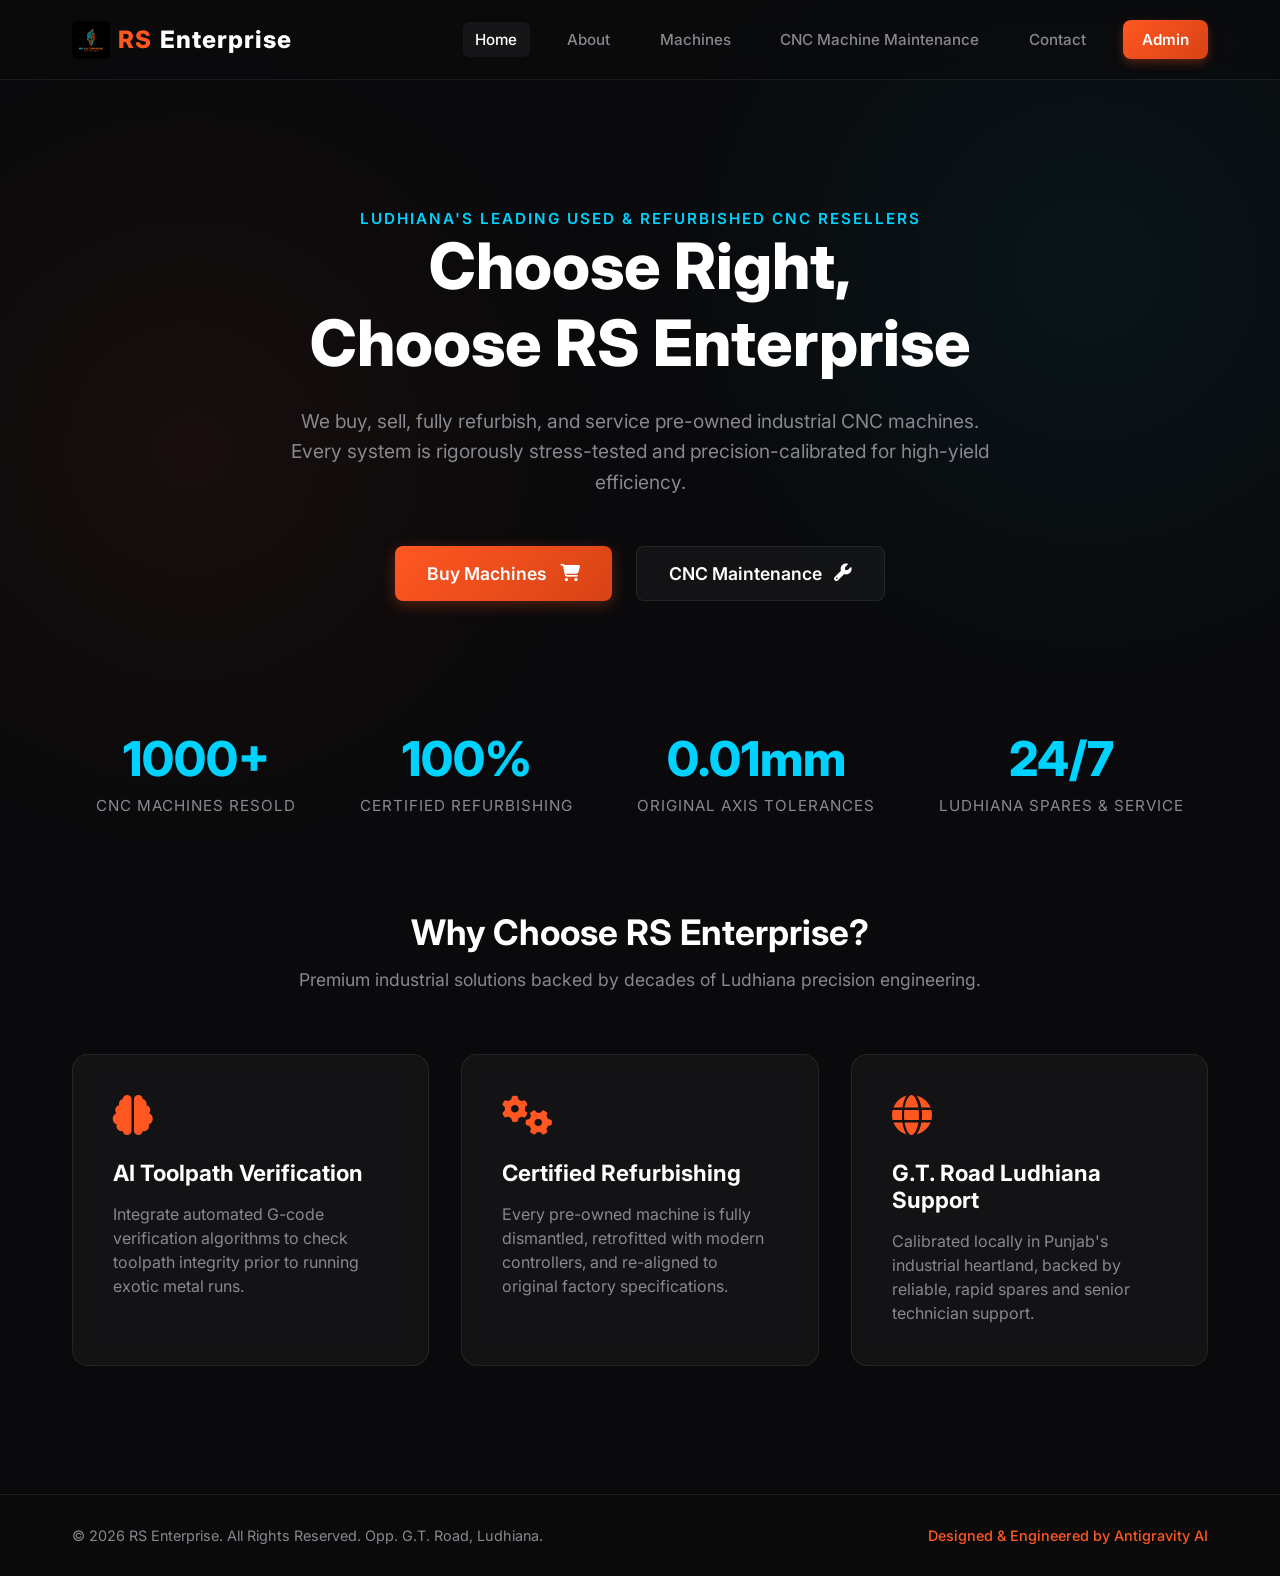
<file: client/index.html>
<!DOCTYPE html>
<html lang="en">
<head>
    <meta charset="UTF-8">
    <meta name="viewport" content="width=device-width, initial-scale=1.0">
    <title>RS Enterprise - Certified Pre-Owned & Refurbished CNC Machines</title>
    <link rel="stylesheet" href="styles.css">
    <link href="https://fonts.googleapis.com/css2?family=Inter:wght@300;400;600;800&display=swap" rel="stylesheet">
    <link rel="stylesheet" href="https://cdnjs.cloudflare.com/ajax/libs/font-awesome/6.4.0/css/all.min.css">
</head>
<body>
    <div class="mesh-background"></div>

    <!-- Navigation Header -->
    <header class="glass-navbar">
        <div class="nav-container">
            <a href="index.html" class="logo">
                <img src="rs_logo.png" alt="RS Enterprise Logo" style="height: 38px; border-radius: 6px;">
                <span class="logo-bold">RS</span> Enterprise
            </a>
            <nav class="nav-menu" id="nav-menu">
                <a href="index.html" class="nav-link active">Home</a>
                <a href="about.html" class="nav-link">About</a>
                <a href="machines.html" class="nav-link">Machines</a>
                <a href="maintenance.html" class="nav-link">CNC Machine Maintenance</a>
                <a href="contact.html" class="nav-link">Contact</a>
                <a href="login.html" class="nav-link btn-nav">Admin</a>
            </nav>
            <button class="nav-toggle" id="nav-toggle">
                <i class="fa-solid fa-bars"></i>
            </button>
        </div>
    </header>

    <!-- Main Container -->
    <main class="page-container">
        <!-- Hero Section -->
        <section class="hero-section">
            <span class="hero-tagline">Ludhiana's Leading Used & Refurbished CNC Resellers</span>
            <h1 class="hero-title">Choose Right,<br>Choose RS Enterprise</h1>
            <p class="hero-subtitle">We buy, sell, fully refurbish, and service pre-owned industrial CNC machines. Every system is rigorously stress-tested and precision-calibrated for high-yield efficiency.</p>
            <div class="hero-btns">
                <a href="machines.html" class="btn-primary">Buy Machines <i class="fa-solid fa-cart-shopping"></i></a>
                <a href="maintenance.html" class="btn-secondary">CNC Maintenance <i class="fa-solid fa-wrench"></i></a>
            </div>
        </section>

        <!-- Stats Counter -->
        <section class="stats-section">
            <div class="stat-item">
                <div class="stat-num">1000+</div>
                <div class="stat-label">CNC Machines Resold</div>
            </div>
            <div class="stat-item">
                <div class="stat-num">100%</div>
                <div class="stat-label">Certified Refurbishing</div>
            </div>
            <div class="stat-item">
                <div class="stat-num">0.01mm</div>
                <div class="stat-label">Original Axis Tolerances</div>
            </div>
            <div class="stat-item">
                <div class="stat-num">24/7</div>
                <div class="stat-label">Ludhiana Spares & Service</div>
            </div>
        </section>

        <!-- Dynamic Machines from Admin CMS (permanent until admin deletes) -->
        <section id="machines-section" style="margin-top: 6rem; display: none;">
            <div class="section-header">
                <h2 class="section-title">Our CNC Machines</h2>
                <p class="section-subtitle">Browse our latest inventory — added and managed by our engineering team.</p>
            </div>
            <div class="features-grid" id="public-machines-grid"></div>
        </section>

        <!-- Why Choose Us Grid -->
        <section style="margin-top: 6rem;">
            <div class="section-header">
                <h2 class="section-title">Why Choose RS Enterprise?</h2>
                <p class="section-subtitle">Premium industrial solutions backed by decades of Ludhiana precision engineering.</p>
            </div>
            <div class="features-grid">
                <div class="feature-card">
                    <i class="fa-solid fa-brain"></i>
                    <h3>AI Toolpath Verification</h3>
                    <p>Integrate automated G-code verification algorithms to check toolpath integrity prior to running exotic metal runs.</p>
                </div>
                <div class="feature-card">
                    <i class="fa-solid fa-gears"></i>
                    <h3>Certified Refurbishing</h3>
                    <p>Every pre-owned machine is fully dismantled, retrofitted with modern controllers, and re-aligned to original factory specifications.</p>
                </div>
                <div class="feature-card">
                    <i class="fa-solid fa-globe"></i>
                    <h3>G.T. Road Ludhiana Support</h3>
                    <p>Calibrated locally in Punjab's industrial heartland, backed by reliable, rapid spares and senior technician support.</p>
                </div>
            </div>
        </section>
    </main>

    <!-- Global Footer -->
    <footer class="glass-footer">
        <div class="footer-container">
            <p>&copy; 2026 RS Enterprise. All Rights Reserved. Opp. G.T. Road, Ludhiana.</p>
            <p class="designer">Designed & Engineered by Antigravity AI</p>
        </div>
    </footer>

    <script src="navbar.js"></script>
    <script>
        // Fetch machines from API and display on public homepage
        const API = window.location.hostname === 'localhost' || window.location.hostname === '127.0.0.1' ? 'http://localhost:8000' : 'https://rs-enterprise-api.onrender.com';
        const grid = document.getElementById('public-machines-grid');
        const section = document.getElementById('machines-section');

        fetch(`${API}/api/machines`)
            .then(r => r.json())
            .then(data => {
                if (data.status === 'success' && data.machines.length > 0) {
                    section.style.display = 'block';
                    grid.innerHTML = '';
                    data.machines.forEach(m => {
                        // Only show in-stock and special-order machines
                        if (m.stock_status === 'out_of_stock') return;

                        const hasImg = m.image_data && m.image_data.startsWith('data:');
                        const imgHtml = hasImg
                            ? `<img src="${m.image_data}" alt="${m.name}" style="width:100%;height:180px;object-fit:cover;border-radius:12px;margin-bottom:1rem;">`
                            : '';

                        const badgeClass = m.stock_status === 'in_stock' ? 'badge-instock' : 'badge-special';
                        const badgeText = m.stock_status === 'in_stock' ? 'In Stock' : 'Special Order';

                        const priceLinkHtml = `<a href="machines.html?inquire=${encodeURIComponent(m.name)}" style="color:#00e6f2; text-decoration:underline; font-weight:bold; display:inline-flex; align-items:center; gap:3px;">Inquire for Price <i class="fa-solid fa-arrow-right" style="font-size:0.65rem;"></i></a>`;

                        const card = document.createElement('div');
                        card.className = 'feature-card';
                        card.style.cssText = 'cursor:pointer; transition: all 0.3s ease;';
                        card.innerHTML = `
                            ${imgHtml}
                            <h3>${m.name} <span class="badge ${badgeClass}" style="font-size:0.7rem;vertical-align:middle;">${badgeText}</span></h3>
                            <p style="flex:1;">${m.description}</p>
                            <p style="color:var(--accent-blue);font-size:0.85rem;margin-top:0.8rem;font-weight:600;display:flex;align-items:center;flex-wrap:wrap;gap:6px;">
                                <span>${m.axis_config} · ${(m.spindle_speed_rpm||0).toLocaleString()} RPM</span>
                                <span>·</span>
                                ${priceLinkHtml}
                            </p>
                            <a href="machines.html?inquire=${encodeURIComponent(m.name)}" style="display:inline-flex;align-items:center;gap:6px;margin-top:1rem;padding:0.55rem 1.2rem;background:linear-gradient(135deg,#00e676,#00b0ff);color:#000;font-weight:700;font-size:0.85rem;border-radius:8px;text-decoration:none;transition:opacity 0.2s;" onmouseover="this.style.opacity='.85'" onmouseout="this.style.opacity='1'">
                                Inquire Now <i class="fa-solid fa-comments-dollar" style="font-size:0.8rem;"></i>
                            </a>
                        `;
                        grid.appendChild(card);
                    });
                    // If all were out of stock, hide section
                    if (grid.children.length === 0) section.style.display = 'none';
                }
            })
            .catch(() => {}); // Silent fail — static content still shows
    </script>
</body>
</html>
</file>
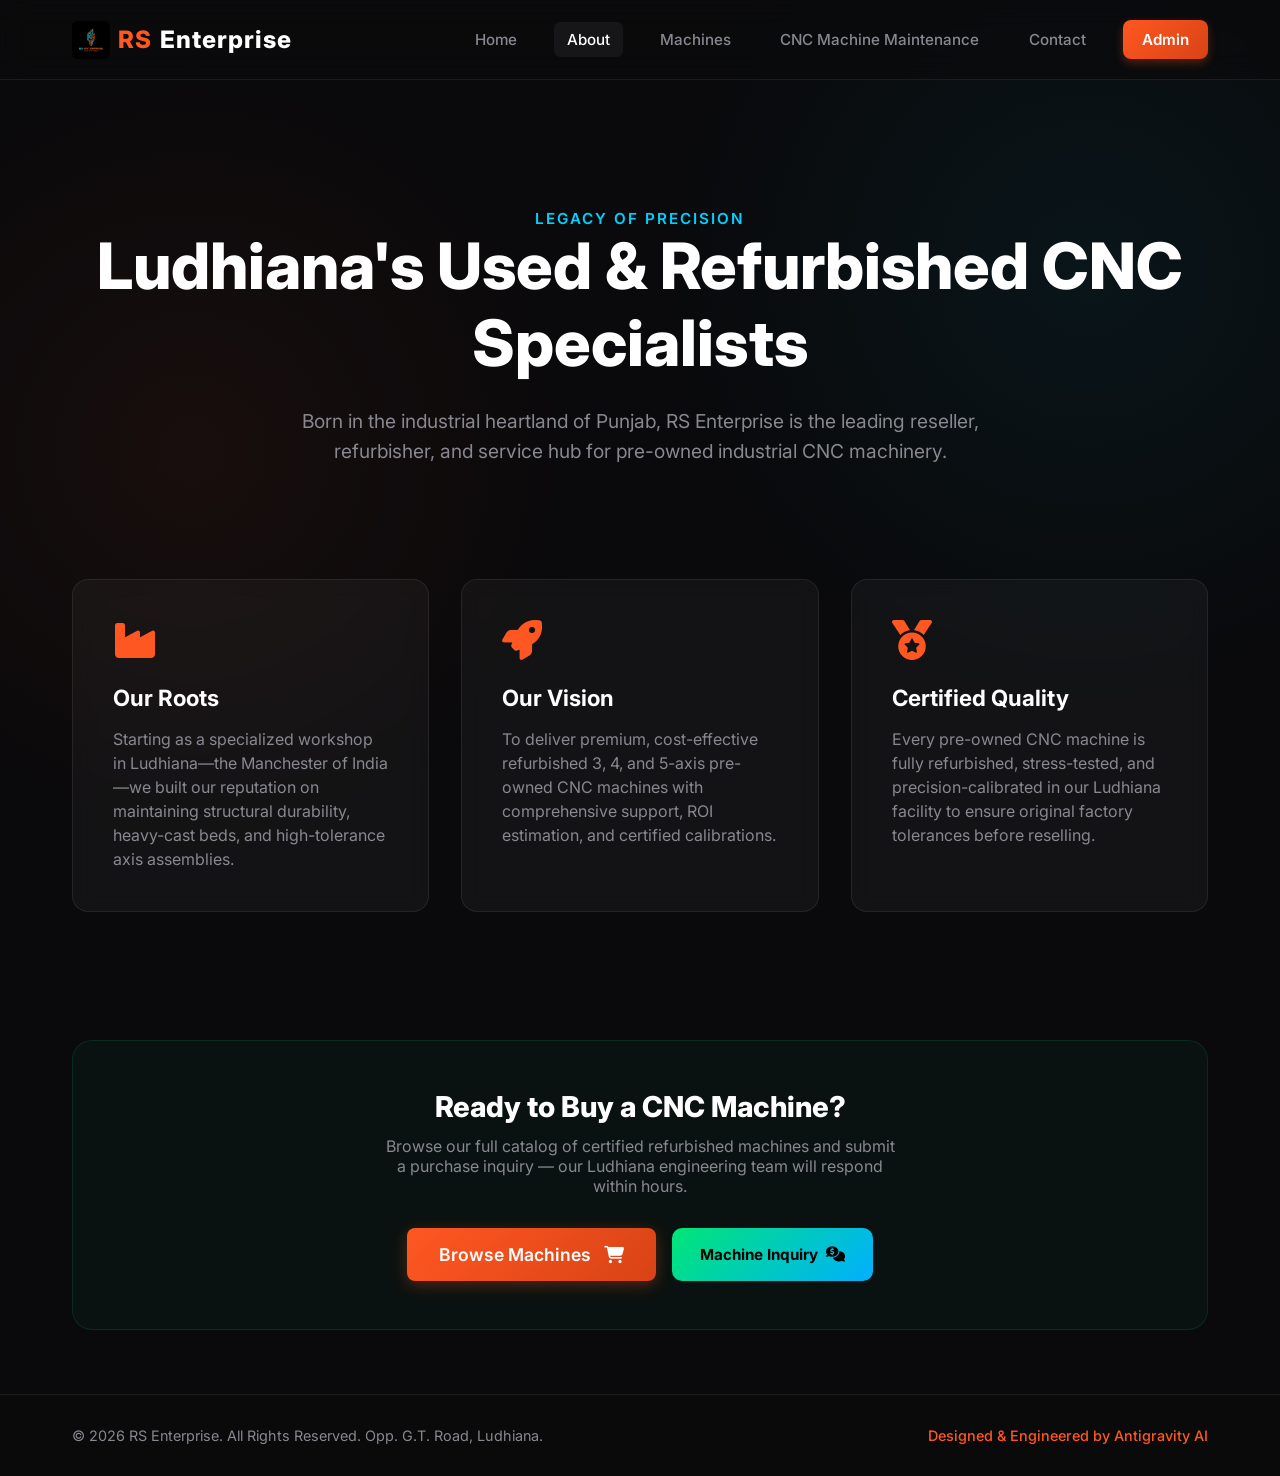
<file: client/about.html>
<!DOCTYPE html>
<html lang="en">
<head>
    <meta charset="UTF-8">
    <meta name="viewport" content="width=device-width, initial-scale=1.0">
    <title>About Us - RS Enterprise CNC</title>
    <link rel="stylesheet" href="styles.css">
    <link href="https://fonts.googleapis.com/css2?family=Inter:wght@300;400;600;800&display=swap" rel="stylesheet">
    <link rel="stylesheet" href="https://cdnjs.cloudflare.com/ajax/libs/font-awesome/6.4.0/css/all.min.css">
</head>
<body>
    <div class="mesh-background"></div>

    <!-- Navigation Header -->
    <header class="glass-navbar">
        <div class="nav-container">
            <a href="index.html" class="logo">
                <img src="rs_logo.png" alt="RS Enterprise Logo" style="height: 38px; border-radius: 6px;">
                <span class="logo-bold">RS</span> Enterprise
            </a>
            <nav class="nav-menu" id="nav-menu">
                <a href="index.html" class="nav-link">Home</a>
                <a href="about.html" class="nav-link active">About</a>
                <a href="machines.html" class="nav-link">Machines</a>
                <a href="maintenance.html" class="nav-link">CNC Machine Maintenance</a>
                <a href="contact.html" class="nav-link">Contact</a>
                <a href="login.html" class="nav-link btn-nav">Admin</a>
            </nav>
            <button class="nav-toggle" id="nav-toggle">
                <i class="fa-solid fa-bars"></i>
            </button>
        </div>
    </header>

    <!-- Main Container -->
    <main class="page-container">
        <section class="hero-section" style="padding-bottom: 2rem;">
            <span class="hero-tagline">Legacy of Precision</span>
            <h1 class="hero-title">Ludhiana's Used & Refurbished CNC Specialists</h1>
            <p class="hero-subtitle">Born in the industrial heartland of Punjab, RS Enterprise is the leading reseller, refurbisher, and service hub for pre-owned industrial CNC machinery.</p>
        </section>

        <!-- Legacy Cards Grid -->
        <div class="features-grid" style="margin-top: 2rem;">
            <div class="feature-card">
                <i class="fa-solid fa-industry"></i>
                <h3>Our Roots</h3>
                <p>Starting as a specialized workshop in Ludhiana—the Manchester of India—we built our reputation on maintaining structural durability, heavy-cast beds, and high-tolerance axis assemblies.</p>
            </div>
            <div class="feature-card">
                <i class="fa-solid fa-rocket"></i>
                <h3>Our Vision</h3>
                <p>To deliver premium, cost-effective refurbished 3, 4, and 5-axis pre-owned CNC machines with comprehensive support, ROI estimation, and certified calibrations.</p>
            </div>
            <div class="feature-card">
                <i class="fa-solid fa-medal"></i>
                <h3>Certified Quality</h3>
                <p>Every pre-owned CNC machine is fully refurbished, stress-tested, and precision-calibrated in our Ludhiana facility to ensure original factory tolerances before reselling.</p>
            </div>
        </div>

        <!-- Inquiry CTA Banner -->
        <section style="margin-top: 4rem; text-align: center; padding: 3rem 2rem; background: rgba(0,230,118,0.04); border: 1px solid rgba(0,230,118,0.12); border-radius: 20px;">
            <h2 style="color: #fff; font-size: 1.8rem; font-weight: 800; margin-bottom: 0.75rem;">Ready to Buy a CNC Machine?</h2>
            <p style="color: var(--text-muted); font-size: 1rem; margin-bottom: 2rem; max-width: 520px; margin-left: auto; margin-right: auto;">Browse our full catalog of certified refurbished machines and submit a purchase inquiry — our Ludhiana engineering team will respond within hours.</p>
            <div style="display: flex; gap: 1rem; justify-content: center; flex-wrap: wrap;">
                <a href="machines.html" class="btn-primary">Browse Machines <i class="fa-solid fa-cart-shopping"></i></a>
                <a href="machines.html#inquiry" style="display:inline-flex;align-items:center;gap:8px;padding:0.75rem 1.75rem;background:linear-gradient(135deg,#00e676,#00b0ff);color:#000;font-weight:700;font-size:0.95rem;border-radius:10px;text-decoration:none;">Machine Inquiry <i class="fa-solid fa-comments-dollar"></i></a>
            </div>
        </section>
    </main>

    <!-- Global Footer -->
    <footer class="glass-footer">
        <div class="footer-container">
            <p>&copy; 2026 RS Enterprise. All Rights Reserved. Opp. G.T. Road, Ludhiana.</p>
            <p class="designer">Designed & Engineered by Antigravity AI</p>
        </div>
    </footer>

    <script src="navbar.js"></script>
</body>
</html>
</file>
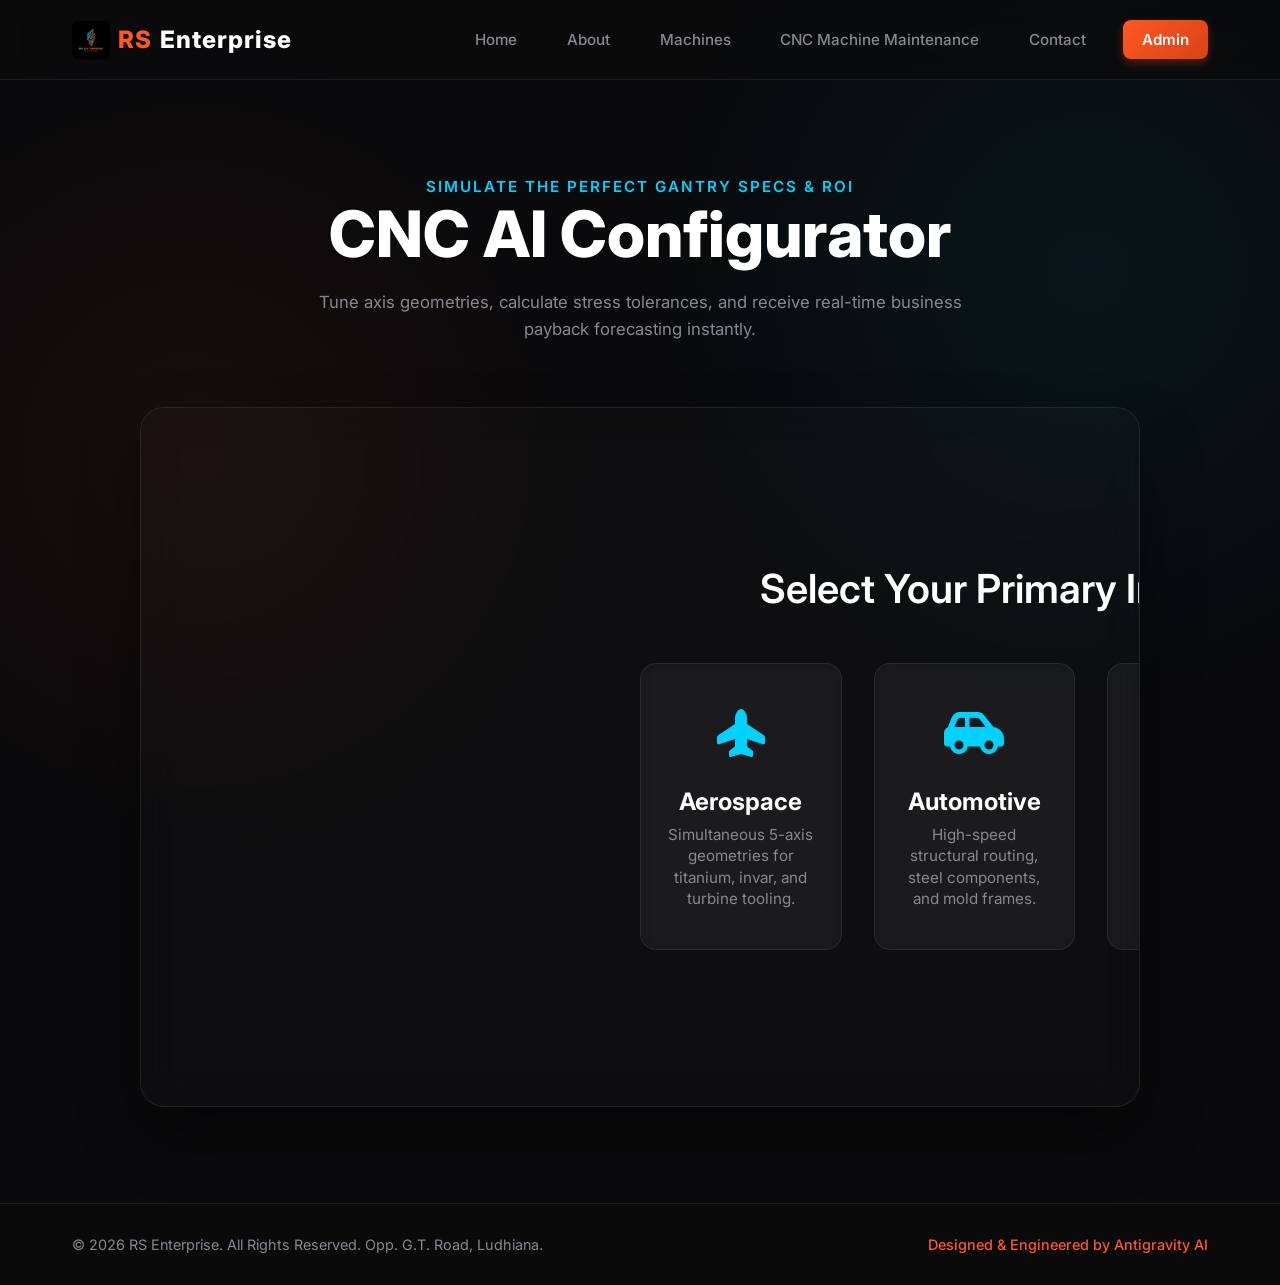
<file: client/configurator.html>
<!DOCTYPE html>
<html lang="en">
<head>
    <meta charset="UTF-8">
    <meta name="viewport" content="width=device-width, initial-scale=1.0">
    <title>AI CNC Configurator - RS Enterprise CNC</title>
    <link rel="stylesheet" href="styles.css">
    <link href="https://fonts.googleapis.com/css2?family=Inter:wght@300;400;600;800&display=swap" rel="stylesheet">
    <link rel="stylesheet" href="https://cdnjs.cloudflare.com/ajax/libs/font-awesome/6.4.0/css/all.min.css">
    <style>
        /* Immersive Configurator Custom Aesthetics */
        .app-container {
            position: relative;
            min-height: 700px;
            margin: 2rem auto;
            background: rgba(255, 255, 255, 0.02);
            border: 1px solid var(--glass-border);
            border-radius: 24px;
            padding: 3rem;
            backdrop-filter: blur(20px);
            -webkit-backdrop-filter: blur(20px);
            box-shadow: 0 30px 60px rgba(0, 0, 0, 0.4);
            overflow: hidden;
            display: flex;
            align-items: center;
            justify-content: center;
        }

        .wizard-step {
            position: absolute;
            width: calc(100% - 6rem);
            transition: all 0.6s cubic-bezier(0.16, 1, 0.3, 1);
            opacity: 0;
            pointer-events: none;
            visibility: hidden;
            transform: translateY(30px);
        }

        .wizard-step.active {
            opacity: 1;
            pointer-events: auto;
            visibility: visible;
            transform: translateY(0);
            position: relative;
            width: 100%;
        }

        .wizard-step.exit-up {
            opacity: 0;
            transform: translateY(-30px);
            pointer-events: none;
            visibility: hidden;
            position: absolute;
        }

        /* 3D Digital Twin SVG Animation */
        .digital-twin-container {
            width: 100%;
            height: 380px;
            background: rgba(0, 0, 0, 0.2);
            border: 1px solid var(--glass-border);
            border-radius: 16px;
            display: flex;
            align-items: center;
            justify-content: center;
            position: relative;
            overflow: hidden;
        }

        .digital-twin-svg {
            width: 100%;
            height: 100%;
            max-height: 340px;
        }

        /* Hologram scanning effect */
        .holo-scan-line {
            stroke: #00d2ff;
            stroke-width: 1.5;
            stroke-dasharray: 5, 5;
            animation: scanning 4s linear infinite;
        }

        @keyframes scanning {
            0% { transform: translateY(-50px); opacity: 0; }
            10% { opacity: 0.8; }
            90% { opacity: 0.8; }
            100% { transform: translateY(280px); opacity: 0; }
        }

        .spindle-rotate {
            transform-origin: 250px 180px;
            animation: spinning 2s linear infinite;
        }

        @keyframes spinning {
            0% { transform: rotate(0deg); }
            100% { transform: rotate(360deg); }
        }

        /* Ambient glowing dots */
        .glow-node {
            fill: #ff5722;
            animation: pulse-dot 1.5s ease-in-out infinite alternate;
        }

        @keyframes pulse-dot {
            0% { r: 3; opacity: 0.4; }
            100% { r: 6; opacity: 1; filter: drop-shadow(0 0 4px #ff5722); }
        }

        /* Loader & Simulation Screen styles */
        .loader-wrapper {
            text-align: center;
            padding: 3rem;
        }

        .loader-icon {
            font-size: 4rem;
            color: var(--accent-orange);
            margin-bottom: 2rem;
            animation: rotate-loader 2s linear infinite;
        }

        @keyframes rotate-loader {
            100% { transform: rotate(360deg); }
        }

        /* Form elements spacing adjustments */
        .b2b-form-section {
            border-top: 1px solid var(--glass-border);
            padding-top: 2rem;
            margin-top: 2rem;
        }

        .b2b-form-title {
            color: var(--accent-orange);
            font-size: 1.1rem;
            margin-bottom: 1.5rem;
            text-transform: uppercase;
            letter-spacing: 1px;
            display: flex;
            align-items: center;
            gap: 8px;
        }
    </style>
</head>
<body>
    <div class="mesh-background"></div>

    <!-- Navigation Header -->
    <header class="glass-navbar">
        <div class="nav-container">
            <a href="index.html" class="logo">
                <img src="rs_logo.png" alt="RS Enterprise Logo" style="height: 38px; border-radius: 6px;">
                <span class="logo-bold">RS</span> Enterprise
            </a>
            <nav class="nav-menu" id="nav-menu">
                <a href="index.html" class="nav-link">Home</a>
                <a href="about.html" class="nav-link">About</a>
                <a href="machines.html" class="nav-link">Machines</a>
                <a href="maintenance.html" class="nav-link">CNC Machine Maintenance</a>
                <a href="contact.html" class="nav-link">Contact</a>
                <a href="login.html" class="nav-link btn-nav">Admin</a>
            </nav>
            <button class="nav-toggle" id="nav-toggle">
                <i class="fa-solid fa-bars"></i>
            </button>
        </div>
    </header>

    <main class="page-container" style="max-width: 1100px;">
        <section class="hero-section" style="padding-top: 2rem; padding-bottom: 0;">
            <span class="hero-tagline">Simulate the Perfect Gantry Specs & ROI</span>
            <h1 class="hero-title" style="margin-bottom: 1rem;">CNC AI Configurator</h1>
            <p class="hero-subtitle" style="font-size: 1.05rem; margin-bottom: 2rem;">Tune axis geometries, calculate stress tolerances, and receive real-time business payback forecasting instantly.</p>
        </section>

        <!-- WIZARD APP CONTAINER -->
        <div class="app-container">

            <!-- STEP 1: Industry Vertical Selection -->
            <div class="wizard-step active" id="step-industry">
                <h2 class="headline">Select Your Primary <span>Industry Vertical</span></h2>
                <div class="card-grid">
                    <div class="industry-card" data-industry="Aerospace & Defense">
                        <div class="icon"><i class="fa-solid fa-plane-up"></i></div>
                        <h2>Aerospace</h2>
                        <p>Simultaneous 5-axis geometries for titanium, invar, and turbine tooling.</p>
                    </div>
                    <div class="industry-card" data-industry="Automotive & Transport">
                        <div class="icon"><i class="fa-solid fa-car-side"></i></div>
                        <h2>Automotive</h2>
                        <p>High-speed structural routing, steel components, and mold frames.</p>
                    </div>
                    <div class="industry-card" data-industry="Precision Medical">
                        <div class="icon"><i class="fa-solid fa-microchip"></i></div>
                        <h2>Medical</h2>
                        <p>Micro-tolerances under 0.005mm for cobalt-chrome surgical implants.</p>
                    </div>
                    <div class="industry-card" data-industry="General Tool & Die">
                        <div class="icon"><i class="fa-solid fa-screwdriver-wrench"></i></div>
                        <h2>Mold & Die</h2>
                        <p>High-rigidity spindles for mold cavities, heavy casting machining.</p>
                    </div>
                </div>
            </div>

            <!-- STEP 2: Workpiece Material & Kinematic Axes -->
            <div class="wizard-step hidden" id="step-material">
                <h2 class="headline">Define Spindle <span>Kinematics & Materials</span></h2>
                <div class="input-group">
                    <label for="material-select"><i class="fa-solid fa-cubes"></i> Primary Workpiece Material</label>
                    <select id="material-select" class="glass-input">
                        <option value="" disabled selected>Select stock alloy...</option>
                        <option value="Aluminum 6061 / 7075">Aluminum Alloys (6061 / 7075)</option>
                        <option value="Titanium Grade 5 (Ti-6Al-4V)">Titanium Alloys (Grade 5)</option>
                        <option value="Tool Steel (P20 / H13)">Hardened Tool Steel (P20 / H13)</option>
                        <option value="Brass / Copper Alloys">Copper & Brass Alloys</option>
                        <option value="Composite & Technical Plastics">Composites & Carbon Fiber</option>
                    </select>
                </div>

                <div class="input-group">
                    <label><i class="fa-solid fa-dharmachakra"></i> Required Kinematic Axes</label>
                    <div class="toggle-group">
                        <button type="button" class="axis-toggle" data-axes="3">3-Axis Standard<br><span style="font-size:0.75rem; opacity:0.8; font-weight:300;">(Linear X/Y/Z)</span></button>
                        <button type="button" class="axis-toggle" data-axes="4">4-Axis Rotary<br><span style="font-size:0.75rem; opacity:0.8; font-weight:300;">(Index/Continuous A)</span></button>
                        <button type="button" class="axis-toggle" data-axes="5">5-Axis Simultaneous<br><span style="font-size:0.75rem; opacity:0.8; font-weight:300;">(Trunnion B/C)</span></button>
                    </div>
                </div>

                <button type="button" id="btn-next-material" class="btn-primary" style="border:none; width:100%; justify-content:center; cursor:pointer; margin-top:2rem;">Configure Gantry Footprint & Constraints <i class="fa-solid fa-arrow-right"></i></button>
            </div>

            <!-- STEP 3: Dimensional Constraints & B2B Profile Form -->
            <div class="wizard-step hidden" id="step-constraints">
                <h2 class="headline">Dimensional <span>Constraints & B2B Profile</span></h2>
                
                <div class="input-group">
                    <div style="display:flex; justify-content:space-between; margin-bottom:1rem; align-items:center;">
                        <label for="footprint-slider" style="margin:0;"><i class="fa-solid fa-maximize"></i> Max Floor Footprint</label>
                        <span style="font-weight:bold; color:var(--accent-blue); font-size:1.1rem;"><span id="footprint-val">150</span> sq ft</span>
                    </div>
                    <input type="range" id="footprint-slider" class="glass-slider" min="50" max="400" value="150" style="cursor:pointer; width:100%;">
                    <div class="microcopy">Sets structural limits for gantry travel. Small footprints optimize tool rigidity.</div>
                </div>

                <div class="input-group">
                    <label for="cycle-time-input"><i class="fa-solid fa-stopwatch"></i> Target Cycle Time Constraint (Minutes)</label>
                    <input type="number" id="cycle-time-input" class="glass-input" min="1" max="120" value="12" required>
                    <div class="microcopy">Critical target time for full G-code toolpath run. Simulates spindle torque needs.</div>
                </div>

                <!-- NEW: Integrated B2B Company Details Profile Form -->
                <div class="input-group b2b-form-section">
                    <h3 class="b2b-form-title"><i class="fa-solid fa-building-circle-arrow-right"></i> B2B Corporate Handoff Details</h3>
                    <div class="form-row">
                        <div class="form-group">
                            <label for="company-name" style="font-size:0.85rem; margin-bottom:0.4rem;">Company Name</label>
                            <input type="text" id="company-name" class="glass-input" placeholder="e.g., Ludhiana Gears Ltd." required>
                        </div>
                        <div class="form-group">
                            <label for="contact-name" style="font-size:0.85rem; margin-bottom:0.4rem;">Contact Person</label>
                            <input type="text" id="contact-name" class="glass-input" placeholder="e.g., Jashan Sohal" required>
                        </div>
                    </div>
                    <div class="form-row">
                        <div class="form-group">
                            <label for="contact-email" style="font-size:0.85rem; margin-bottom:0.4rem;">Contact Email</label>
                            <input type="email" id="contact-email" class="glass-input" placeholder="name@company.com" required>
                        </div>
                        <div class="form-group">
                            <label for="contact-phone" style="font-size:0.85rem; margin-bottom:0.4rem;">Contact Phone</label>
                            <input type="tel" id="contact-phone" class="glass-input" placeholder="+91 98765-43210" required>
                        </div>
                    </div>
                </div>

                <button type="button" id="btn-analyze" class="btn-primary" style="border:none; width:100%; justify-content:center; cursor:pointer; margin-top:2rem;">
                    Run G-Code & Spindle Simulation <i class="fa-solid fa-microchip" style="margin-left:6px;"></i>
                </button>
            </div>

            <!-- STEP 4: Loader & Scanning holographic G-code -->
            <div class="wizard-step hidden" id="step-loading">
                <div class="loader-wrapper">
                    <i class="fa-solid fa-circle-notch loader-icon"></i>
                    <h2 style="font-size:1.8rem; margin-bottom:1rem;">Tuning Spindle & Travel Geometries</h2>
                    <p style="color:var(--text-muted); max-width:500px; margin:0 auto 2rem auto; font-size:0.95rem;">Analyzing axis stress vectors, calculating feed rate optimization ratios, and generating dynamic B2B ROI report...</p>
                    <div class="scanner"></div>
                    
                    <div class="skeleton-grid">
                        <div class="skeleton-box s-large"></div>
                        <div class="skeleton-col">
                            <div class="skeleton-box s-small"></div>
                            <div class="skeleton-box s-small"></div>
                        </div>
                    </div>
                </div>
            </div>

            <!-- STEP 5: Final Simulation Dashboard Morph -->
            <div class="wizard-step hidden" id="step-dashboard">
                <div class="dashboard-header">
                    <span class="hero-tagline" style="color:#00e676;"><i class="fa-solid fa-circle-check"></i> AI Geometry Optimization Complete</span>
                    <h1 style="font-size:2.2rem; margin-bottom:0.5rem;">CNC Configuration Dashboard</h1>
                    <p>Optimized B2B machinery metrics based on the G.T. Road Yard Ludhiana inventory database.</p>
                </div>

                <div class="dashboard-grid">
                    <!-- Left: Interactive Hologram Digital Twin -->
                    <div class="dash-panel render-panel" style="flex:1.2; flex-direction:column; gap:1.5rem; text-align:center;">
                        <h3 style="color:#00d2ff; margin-bottom:0; width:100%; text-align:left;"><i class="fa-solid fa-network-wired"></i> Interactive 3D Digital Twin</h3>
                        <div class="digital-twin-container">
                            <svg class="digital-twin-svg" viewBox="0 0 500 360" fill="none" xmlns="http://www.w3.org/2000/svg">
                                <!-- Machine Frame Outline -->
                                <path d="M100 280 L200 320 L400 240 L300 200 Z" stroke="#00d2ff" stroke-width="1.2" opacity="0.3" />
                                <path d="M100 120 L200 160 L400 80 L300 40 Z" stroke="#00d2ff" stroke-width="1.2" opacity="0.3" />
                                <path d="M100 120 L100 280 M200 160 L200 320 M400 80 L400 240 M300 40 L300 200" stroke="#00d2ff" stroke-width="1.2" opacity="0.3" />
                                
                                <!-- Gantry Rails -->
                                <line x1="150" y1="240" x2="350" y2="160" stroke="#ff5722" stroke-width="2" stroke-dasharray="2, 2" opacity="0.7" />
                                
                                <!-- Machining Table -->
                                <polygon points="150,260 220,288 350,236 280,208" fill="rgba(0, 210, 255, 0.08)" stroke="#00d2ff" stroke-width="1.5" />
                                
                                <!-- Spindle & Head (Interactive mock spindle) -->
                                <g class="spindle-rotate">
                                    <circle cx="250" cy="180" r="15" stroke="#ff5722" stroke-width="1.5" fill="rgba(255, 87, 34, 0.1)" />
                                    <line x1="250" y1="180" x2="265" y2="180" stroke="#ff5722" stroke-width="2" />
                                    <line x1="250" y1="180" x2="235" y2="180" stroke="#ff5722" stroke-width="2" />
                                </g>
                                <line x1="250" y1="130" x2="250" y2="180" stroke="#00d2ff" stroke-width="2.5" />
                                
                                <!-- Glowing coordinates dots -->
                                <circle cx="150" cy="260" class="glow-node" />
                                <circle cx="350" cy="236" class="glow-node" />
                                <circle cx="250" cy="180" class="glow-node" style="fill:#00d2ff;" />
                                
                                <!-- Isometric Coordinate lines grid -->
                                <line x1="250" y1="180" x2="250" y2="280" stroke="#00d2ff" stroke-width="1" stroke-dasharray="3, 3" opacity="0.5" />
                                
                                <!-- Scanning Hologram Lasers -->
                                <line x1="50" y1="50" x2="450" y2="50" class="holo-scan-line" />
                                <line x1="50" y1="150" x2="450" y2="150" class="holo-scan-line" style="animation-delay: 2s;" />
                            </svg>
                        </div>
                        <div style="font-size:0.85rem; color:var(--text-muted);">Digital Twin model representing calibrated kinematics under 0.01mm tolerance.</div>
                    </div>

                    <!-- Right: ROI Report and Specifications -->
                    <div class="dash-sidebar" style="flex:0.9;">
                        <!-- ROI Analytics (Interactive) -->
                        <div class="dash-panel highlight-panel" style="padding: 1.5rem; display: flex; flex-direction: column; gap: 1rem;">
                            <h3 style="margin: 0; color: var(--accent-orange); display: flex; align-items: center; gap: 8px;">
                                <i class="fa-solid fa-chart-line"></i> B2B ROI Cash-Flow Analyzer
                            </h3>
                            <div style="font-size: 0.8rem; color: var(--text-muted); line-height: 1.3; margin-top: -0.4rem;">
                                Live-calibrate gantry investment and operating costs to plot breven points.
                            </div>
                            
                            <!-- Inputs Grid -->
                            <div style="display: flex; flex-direction: column; gap: 0.75rem; background: rgba(0, 0, 0, 0.2); padding: 0.85rem; border-radius: 8px; border: 1px solid rgba(255,255,255,0.03);">
                                <!-- Investment Input -->
                                <div style="display: flex; flex-direction: column; gap: 0.25rem;">
                                    <div style="display: flex; justify-content: space-between; align-items: center; font-size: 0.75rem;">
                                        <span style="color: var(--text-muted);">Spindle Capital Expense:</span>
                                        <span style="color: #00d2ff; font-weight: 600;" id="roi-val-investment">$75,000</span>
                                    </div>
                                    <input type="range" id="roi-input-investment" class="glass-input" min="10000" max="250000" step="5000" value="75000" style="padding: 0; min-height: unset; height: 6px; background: rgba(255,255,255,0.1); border: none; cursor: pointer; outline: none; margin: 0.2rem 0;">
                                </div>

                                <!-- Monthly Waste Input -->
                                <div style="display: flex; flex-direction: column; gap: 0.25rem;">
                                    <div style="display: flex; justify-content: space-between; align-items: center; font-size: 0.75rem;">
                                        <span style="color: var(--text-muted);">Monthly Scrap Material Waste:</span>
                                        <span style="color: #00d2ff; font-weight: 600;" id="roi-val-waste">$3,500</span>
                                    </div>
                                    <input type="range" id="roi-input-waste" class="glass-input" min="500" max="15000" step="250" value="3500" style="padding: 0; min-height: unset; height: 6px; background: rgba(255,255,255,0.1); border: none; cursor: pointer; outline: none; margin: 0.2rem 0;">
                                </div>

                                <!-- Spindle Efficiency Gain -->
                                <div style="display: flex; flex-direction: column; gap: 0.25rem;">
                                    <div style="display: flex; justify-content: space-between; align-items: center; font-size: 0.75rem;">
                                        <span style="color: var(--text-muted);">Spindle Kinematic Efficiency Gain:</span>
                                        <span style="color: #00d2ff; font-weight: 600;" id="roi-val-efficiency">20%</span>
                                    </div>
                                    <input type="range" id="roi-input-efficiency" class="glass-input" min="5" max="40" step="1" value="20" style="padding: 0; min-height: unset; height: 6px; background: rgba(255,255,255,0.1); border: none; cursor: pointer; outline: none; margin: 0.2rem 0;">
                                </div>
                            </div>

                            <!-- Live Calculated Output Indicators -->
                            <div style="display: grid; grid-template-columns: 1fr 1fr; gap: 0.8rem; border-top: 1px solid rgba(255, 255, 255, 0.05); padding-top: 0.85rem;">
                                <div class="metric" style="margin: 0; text-align: left;">
                                    <span class="value success" id="roi-payback" style="font-size: 1.25rem; line-height: 1.2;">14 Months</span>
                                    <span class="label" style="font-size: 0.7rem; margin-top: 0.25rem;">Amortized Payback Period</span>
                                </div>
                                <div class="metric" style="margin: 0; text-align: left;">
                                    <span class="value" id="roi-savings" style="color: #00d2ff; font-size: 1.25rem; line-height: 1.2;">$42,000</span>
                                    <span class="label" style="font-size: 0.7rem; margin-top: 0.25rem;">Annual Cash Savings</span>
                                </div>
                            </div>

                            <!-- 5-Year Cumulative Chart Wrapper -->
                            <div style="position: relative; border-radius: 8px; border: 1px solid rgba(255, 255, 255, 0.05); background: rgba(0, 0, 0, 0.25); height: 160px; overflow: visible; margin-top: 0.25rem;" id="roi-chart-wrapper">
                                <!-- Dynamic Inline SVG Chart -->
                                <svg id="roi-svg-chart" style="width: 100%; height: 100%; display: block;" viewBox="0 0 300 150">
                                    <!-- Drawn dynamically by JS -->
                                </svg>
                                
                                <!-- Floating Tooltip Overlay inside the Chart -->
                                <div id="roi-chart-tooltip" style="position: absolute; display: none; background: rgba(8, 10, 20, 0.95); border: 1px solid var(--accent-orange); color: #fff; padding: 0.4rem 0.6rem; border-radius: 6px; font-size: 0.7rem; pointer-events: none; z-index: 10; width: 145px; box-shadow: 0 4px 16px rgba(0,0,0,0.6); backdrop-filter: blur(8px); -webkit-backdrop-filter: blur(8px);">
                                    <div style="font-weight: bold; border-bottom: 1px solid rgba(255,255,255,0.1); padding-bottom: 2px; margin-bottom: 4px;" id="tooltip-title">Month 24</div>
                                    <div style="display: flex; justify-content: space-between; margin-bottom: 2px;">
                                        <span style="color: #ff3838; font-weight: 500;">Old Spindle:</span>
                                        <span id="tooltip-old-val">-$84,000</span>
                                    </div>
                                    <div style="display: flex; justify-content: space-between; margin-bottom: 2px;">
                                        <span style="color: #00e676; font-weight: 500;">RS Upgrade:</span>
                                        <span id="tooltip-new-val">-$79,000</span>
                                    </div>
                                    <div style="display: flex; justify-content: space-between; font-weight: bold; border-top: 1px solid rgba(255,255,255,0.15); padding-top: 2px; margin-top: 2px;">
                                        <span style="color: #00d2ff;">Advantage:</span>
                                        <span id="tooltip-adv-val">+$5,000</span>
                                    </div>
                                </div>
                            </div>
                        </div>

                        <!-- Calibrated Specifications -->
                        <div class="dash-panel spec-panel">
                            <h3><i class="fa-solid fa-microchip"></i> Optimized Gantry Specs</h3>
                            <ul id="spec-list">
                                <li><strong>Model Base:</strong> RS-Titan 5X-Pro</li>
                                <li><strong>Spindle Speed:</strong> 24,000 RPM</li>
                                <li><strong>Travel Geometry:</strong> Fully Optimized</li>
                                <li><strong>Controller Module:</strong> Siemens 840D (Fitted)</li>
                                <li><strong>Calibration Rating:</strong> Certified to &lt;0.01mm</li>
                            </ul>
                        </div>
                    </div>
                </div>

                <!-- G-CODE TOOLPATH SCANNER & SIMULATOR CARD -->
                <div class="dash-panel" style="margin-top: 2rem; width: 100%; text-align: left;">
                    <div style="display: flex; justify-content: space-between; align-items: center; flex-wrap: wrap; gap: 1rem; margin-bottom: 1.5rem; border-bottom: 1px solid var(--glass-border); padding-bottom: 1rem;">
                        <h3 style="color: var(--accent-orange); margin: 0; display: flex; align-items: center; gap: 10px;">
                            <i class="fa-solid fa-file-code"></i> G-Code Toolpath Integrity & Stress Simulator
                        </h3>
                        <!-- Dropdown to select B2B demo toolpaths -->
                        <div style="display: flex; gap: 0.8rem; align-items: center;">
                            <span style="font-size: 0.85rem; color: var(--text-muted);">Load Demo Profile:</span>
                            <select id="gcode-demo-select" class="glass-input" style="padding: 0.4rem 0.8rem; min-height: unset; width: 220px; font-size: 0.85rem; height: 34px;">
                                <option value="" disabled selected>Select preloaded profile...</option>
                                <option value="gear">Ludhiana Helical Gear-Cut</option>
                                <option value="winglet">Aerospace Waveform Winglet</option>
                                <option value="turbine">Industrial Spindle Rotor</option>
                            </select>
                        </div>
                    </div>

                    <!-- Simulator main viewport layout -->
                    <div style="display: grid; grid-template-columns: 2fr 1fr; gap: 2rem; align-items: start;">
                        <!-- Left column: Canvas viewport -->
                        <div style="display: flex; flex-direction: column; gap: 1rem;">
                            <!-- File drag and drop overlay zone -->
                            <div id="gcode-dropzone" style="border: 2px dashed var(--glass-border); border-radius: 12px; padding: 1.5rem; text-align: center; cursor: pointer; transition: all 0.3s; background: rgba(0,0,0,0.15); display: flex; flex-direction: column; align-items: center; gap: 0.5rem;">
                                <i class="fa-solid fa-cloud-arrow-up" style="font-size: 1.5rem; color: var(--accent-blue);"></i>
                                <span style="font-size: 0.9rem; font-weight: 500;">Drag & drop raw .gcode/.nc file here, or click to browse</span>
                                <input type="file" id="gcode-file-input" accept=".gcode,.nc,.txt" style="display: none;">
                            </div>

                            <!-- Interactive Canvas Screen -->
                            <div style="position: relative; border-radius: 12px; overflow: hidden; border: 1px solid var(--glass-border); background: #070709; height: 350px;">
                                <canvas id="gcode-canvas" style="display: block; width: 100%; height: 100%;"></canvas>
                                <!-- Simulator playbar overlay -->
                                <div style="position: absolute; bottom: 12px; left: 12px; right: 12px; display: flex; justify-content: space-between; align-items: center; background: rgba(10, 15, 30, 0.75); border: 1px solid var(--glass-border); padding: 0.5rem 1rem; border-radius: 8px; backdrop-filter: blur(8px); -webkit-backdrop-filter: blur(8px);">
                                    <div style="display: flex; gap: 0.8rem;">
                                        <button type="button" id="gcode-btn-play" style="background: none; border: none; color: #fff; cursor: pointer; font-size: 1rem;" title="Play Animation"><i class="fa-solid fa-play"></i></button>
                                        <button type="button" id="gcode-btn-pause" style="background: none; border: none; color: #fff; cursor: pointer; font-size: 1rem;" title="Pause"><i class="fa-solid fa-pause"></i></button>
                                        <button type="button" id="gcode-btn-reset" style="background: none; border: none; color: #fff; cursor: pointer; font-size: 1rem;" title="Reset"><i class="fa-solid fa-rotate-left"></i></button>
                                    </div>
                                    <span style="font-size: 0.75rem; color: var(--text-muted);" id="gcode-anim-status">Ready</span>
                                </div>
                            </div>
                        </div>

                        <!-- Right column: parsed metrics -->
                        <div class="dash-panel" style="background: rgba(255,255,255,0.01); border: 1px solid var(--glass-border); padding: 1.5rem; height: 100%; display: flex; flex-direction: column; gap: 1rem;">
                            <h4 style="color: var(--accent-blue); margin-bottom: 0.5rem; text-transform: uppercase; font-size: 0.8rem; letter-spacing: 1px;"><i class="fa-solid fa-gauge-high"></i> Telemetry & Constraints</h4>
                            
                            <div style="display: flex; justify-content: space-between; border-bottom: 1px solid rgba(255,255,255,0.04); padding-bottom: 0.5rem;">
                                <span style="font-size: 0.85rem; color: var(--text-muted);">G-Code Program Lines:</span>
                                <span style="font-weight: 600; font-size: 0.85rem;" id="gcode-metric-lines">—</span>
                            </div>
                            
                            <div style="display: flex; justify-content: space-between; border-bottom: 1px solid rgba(255,255,255,0.04); padding-bottom: 0.5rem;">
                                <span style="font-size: 0.85rem; color: var(--text-muted);">Est. Cycle Duration:</span>
                                <span style="font-weight: 600; font-size: 0.85rem; color: #00e676;" id="gcode-metric-time">—</span>
                            </div>

                            <div style="display: flex; justify-content: space-between; border-bottom: 1px solid rgba(255,255,255,0.04); padding-bottom: 0.5rem;">
                                <span style="font-size: 0.85rem; color: var(--text-muted);">Gantry Feed Rate Index:</span>
                                <span style="font-weight: 600; font-size: 0.85rem; color: #ffc107;" id="gcode-metric-feed">—</span>
                            </div>

                            <div style="display: flex; flex-direction: column; gap: 0.25rem; border-bottom: 1px solid rgba(255,255,255,0.04); padding-bottom: 0.5rem;">
                                <span style="font-size: 0.85rem; color: var(--text-muted);">Workpiece Bounds Volume:</span>
                                <span style="font-weight: 600; font-size: 0.85rem; font-family: monospace; color: var(--accent-blue);" id="gcode-metric-box">—</span>
                            </div>

                            <div style="display: flex; justify-content: space-between; padding-top: 0.5rem;">
                                <span style="font-size: 0.85rem; color: var(--text-muted);">Structural Tool Integrity:</span>
                                <span style="font-weight: bold; font-size: 0.85rem; color: #00e676; background: rgba(0, 230, 118, 0.1); padding: 2px 8px; border-radius: 4px;" id="gcode-metric-status">PASS</span>
                            </div>
                        </div>
                    </div>
                </div>

                <div style="text-align:center; margin-top:3rem; display:flex; gap:1.5rem; justify-content:center; flex-wrap:wrap;">
                    <a href="machines.html" class="btn-primary" style="margin:0;"><i class="fa-solid fa-cart-shopping"></i> Purchase / Dispatch Machine</a>
                    <button type="button" id="btn-export-spec" class="export-spec-btn"><i class="fa-solid fa-file-arrow-down"></i> Export Custom Specs</button>
                    <button type="button" onclick="location.reload()" class="btn-secondary"><i class="fa-solid fa-rotate-left"></i> Run Another Simulation</button>
                </div>
            </div>

        </div>
    </main>

    <!-- Global Footer -->
    <footer class="glass-footer">
        <div class="footer-container">
            <p>&copy; 2026 RS Enterprise. All Rights Reserved. Opp. G.T. Road, Ludhiana.</p>
            <p class="designer">Designed & Engineered by Antigravity AI</p>
        </div>
    </footer>

    <script src="navbar.js"></script>
    <script src="app.js"></script>
</body>
</html>
</file>
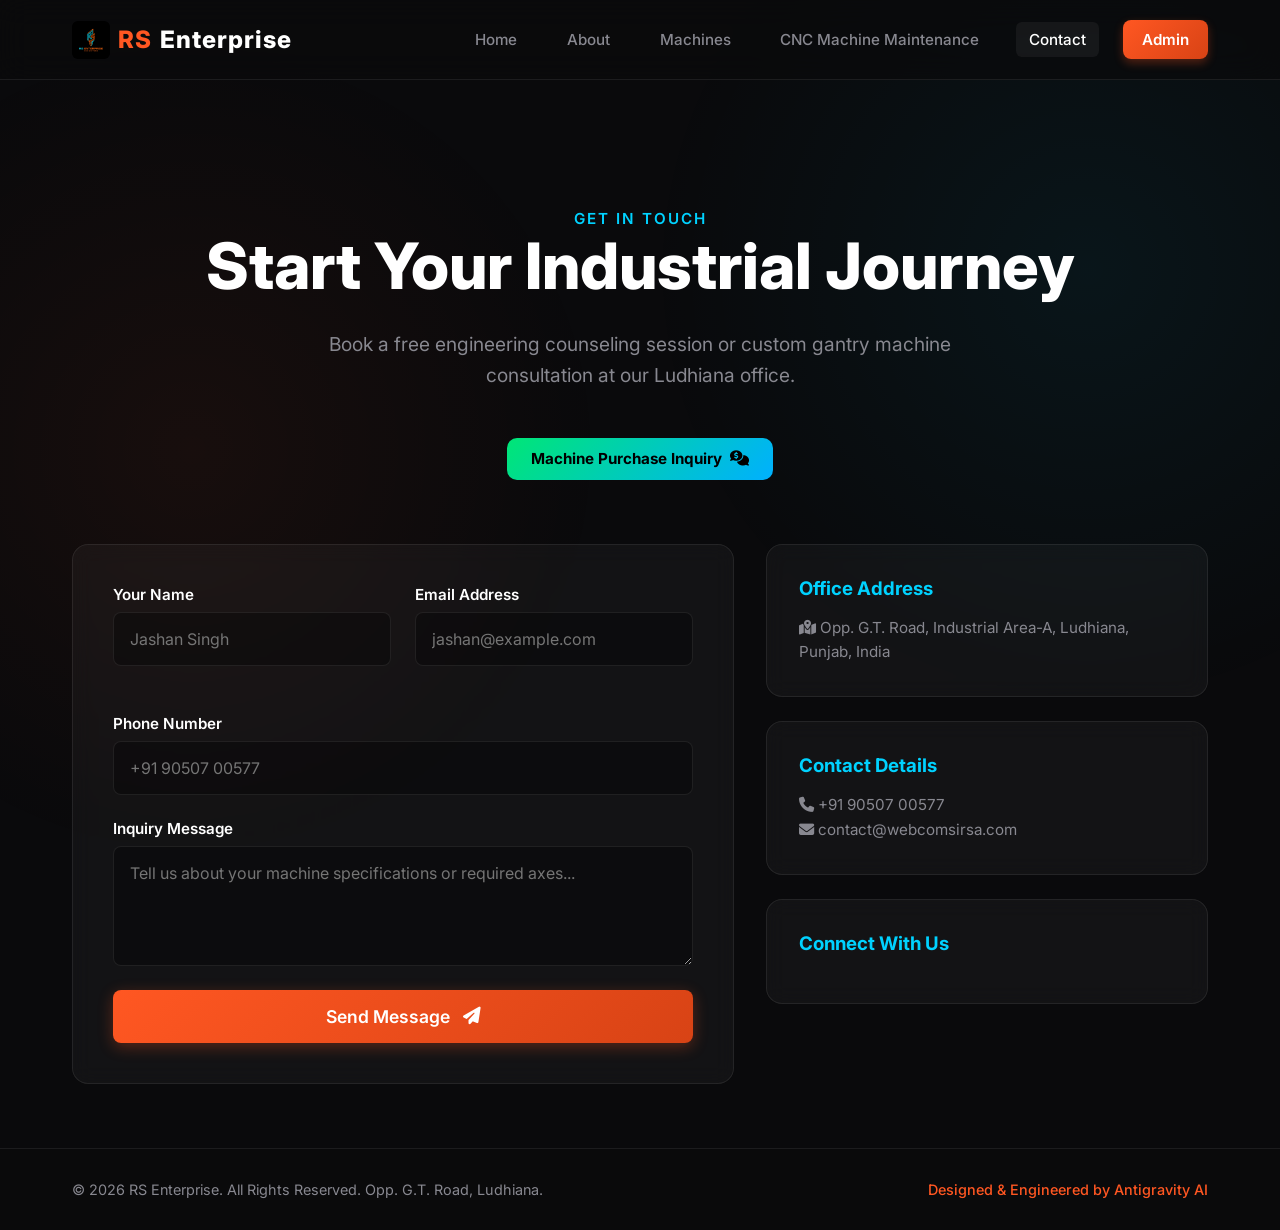
<file: client/contact.html>
<!DOCTYPE html>
<html lang="en">
<head>
    <meta charset="UTF-8">
    <meta name="viewport" content="width=device-width, initial-scale=1.0">
    <title>Contact Us - RS Enterprise CNC</title>
    <link rel="stylesheet" href="styles.css">
    <link href="https://fonts.googleapis.com/css2?family=Inter:wght@300;400;600;800&display=swap" rel="stylesheet">
    <link rel="stylesheet" href="https://cdnjs.cloudflare.com/ajax/libs/font-awesome/6.4.0/css/all.min.css">
</head>
<body>
    <div class="mesh-background"></div>

    <!-- Navigation Header -->
    <header class="glass-navbar">
        <div class="nav-container">
            <a href="index.html" class="logo">
                <img src="rs_logo.png" alt="RS Enterprise Logo" style="height: 38px; border-radius: 6px;">
                <span class="logo-bold">RS</span> Enterprise
            </a>
            <nav class="nav-menu" id="nav-menu">
                <a href="index.html" class="nav-link">Home</a>
                <a href="about.html" class="nav-link">About</a>
                <a href="machines.html" class="nav-link">Machines</a>
                <a href="maintenance.html" class="nav-link">CNC Machine Maintenance</a>
                <a href="contact.html" class="nav-link active">Contact</a>
                <a href="login.html" class="nav-link btn-nav">Admin</a>
            </nav>
            <button class="nav-toggle" id="nav-toggle">
                <i class="fa-solid fa-bars"></i>
            </button>
        </div>
    </header>

    <!-- Main Container -->
    <main class="page-container">
        <section class="hero-section" style="padding-bottom: 2rem;">
            <span class="hero-tagline">Get In Touch</span>
            <h1 class="hero-title">Start Your Industrial Journey</h1>
            <p class="hero-subtitle">Book a free engineering counseling session or custom gantry machine consultation at our Ludhiana office.</p>
            <div class="hero-btns" style="margin-top: 1.5rem;">
                <a href="machines.html#inquiry" style="display:inline-flex;align-items:center;gap:8px;padding:0.7rem 1.5rem;background:linear-gradient(135deg,#00e676,#00b0ff);color:#000;font-weight:700;font-size:0.95rem;border-radius:10px;text-decoration:none;">Machine Purchase Inquiry <i class="fa-solid fa-comments-dollar"></i></a>
            </div>
        </section>

        <!-- Contact Grid -->
        <div class="contact-grid" style="margin-top: 2rem;">
            <!-- Form -->
            <form id="contact-form" class="glass-form" onsubmit="submitContactForm(event)">
                <div class="form-row">
                    <div class="form-group">
                        <label>Your Name</label>
                        <input type="text" id="c-name" class="glass-input" placeholder="Jashan Singh" required>
                    </div>
                    <div class="form-group">
                        <label>Email Address</label>
                        <input type="email" id="c-email" class="glass-input" placeholder="jashan@example.com" required>
                    </div>
                </div>
                <div class="form-group">
                    <label>Phone Number</label>
                    <input type="tel" id="c-phone" class="glass-input" placeholder="+91 90507 00577" required>
                </div>
                <div class="form-group">
                    <label>Inquiry Message</label>
                    <textarea id="c-message" class="glass-input glass-textarea" placeholder="Tell us about your machine specifications or required axes..." required></textarea>
                </div>
                <button type="submit" class="btn-primary" style="border: none; width: 100%; justify-content: center; cursor: pointer;">Send Message <i class="fa-solid fa-paper-plane"></i></button>
            </form>

            <!-- Info Panels -->
            <div class="contact-info-panel">
                <div class="info-box">
                    <h3>Office Address</h3>
                    <p><i class="fa-solid fa-map-location-dot"></i> <span id="cnt-address">Opp. G.T. Road, Industrial Area-A, Ludhiana, Punjab, India</span></p>
                </div>
                <div class="info-box">
                    <h3>Contact Details</h3>
                    <p><i class="fa-solid fa-phone"></i> <span id="cnt-phone">+91 90507 00577</span></p>
                    <p><i class="fa-solid fa-envelope"></i> <span id="cnt-email">contact@webcomsirsa.com</span></p>
                </div>
                <div class="info-box" id="social-box">
                    <h3>Connect With Us</h3>
                    <div style="display: flex; gap: 15px; margin-top: 10px; font-size: 1.5rem;">
                        <a id="cnt-whatsapp" href="#" target="_blank" style="color: #00e676; display: none;"><i class="fa-brands fa-whatsapp"></i></a>
                        <a id="cnt-instagram" href="#" target="_blank" style="color: #e1306c; display: none;"><i class="fa-brands fa-instagram"></i></a>
                        <a id="cnt-youtube" href="#" target="_blank" style="color: #ff0000; display: none;"><i class="fa-brands fa-youtube"></i></a>
                        <a id="cnt-facebook" href="#" target="_blank" style="color: #1877f2; display: none;"><i class="fa-brands fa-facebook"></i></a>
                        <a id="cnt-channel" href="#" target="_blank" style="color: #0088cc; display: none;"><i class="fa-solid fa-hashtag"></i></a>
                    </div>
                </div>
            </div>
        </div>
    </main>

    <!-- Global Footer -->
    <footer class="glass-footer">
        <div class="footer-container">
            <p>&copy; 2026 RS Enterprise. All Rights Reserved. Opp. G.T. Road, Ludhiana.</p>
            <p class="designer">Designed & Engineered by Antigravity AI</p>
        </div>
    </footer>

    <script src="navbar.js"></script>
    <script>
        const API = window.location.hostname === 'localhost' || window.location.hostname === '127.0.0.1' ? 'http://localhost:8000' : 'https://rs-enterprise-api.onrender.com';
        
        async function fetchContactDetails() {
            try {
                const res = await fetch(`${API}/api/public/settings`);
                const data = await res.json();
                if (data.status === 'success' && data.settings) {
                    const s = data.settings;
                    if (s.physical_address) {
                        document.getElementById('cnt-address').textContent = s.physical_address;
                        // Also update the footer dynamic address
                        const footerParagraph = document.querySelector('.glass-footer p');
                        if (footerParagraph) {
                            footerParagraph.innerHTML = `&copy; 2026 RS Enterprise. All Rights Reserved. ${s.physical_address}`;
                        }
                    }
                    if (s.phone_number) document.getElementById('cnt-phone').textContent = s.phone_number;
                    if (s.email_address) document.getElementById('cnt-email').textContent = s.email_address;
                    
                    // Social Links
                    const wa = document.getElementById('cnt-whatsapp');
                    if (s.whatsapp_number) {
                        wa.href = `https://wa.me/${s.whatsapp_number.replace(/\s+/g, '')}`;
                        wa.style.display = 'inline-block';
                    } else { wa.style.display = 'none'; }

                    const insta = document.getElementById('cnt-instagram');
                    if (s.instagram_link) {
                        insta.href = s.instagram_link;
                        insta.style.display = 'inline-block';
                    } else { insta.style.display = 'none'; }

                    const yt = document.getElementById('cnt-youtube');
                    if (s.youtube_link) {
                        yt.href = s.youtube_link;
                        yt.style.display = 'inline-block';
                    } else { yt.style.display = 'none'; }

                    const fb = document.getElementById('cnt-facebook');
                    if (s.facebook_link) {
                        fb.href = s.facebook_link;
                        fb.style.display = 'inline-block';
                    } else { fb.style.display = 'none'; }

                    const chan = document.getElementById('cnt-channel');
                    if (s.channel_link) {
                        chan.href = s.channel_link;
                        chan.style.display = 'inline-block';
                    } else { chan.style.display = 'none'; }
                }
            } catch (err) {
                console.error("Failed to load contact details", err);
            }
        }
        
        async function submitContactForm(event) {
            event.preventDefault();
            const payload = {
                client_name: document.getElementById('c-name').value.trim(),
                contact_email: document.getElementById('c-email').value.trim(),
                contact_phone: document.getElementById('c-phone').value.trim(),
                message: document.getElementById('c-message').value.trim()
            };

            try {
                const res = await fetch(`${API}/api/contact`, {
                    method: 'POST',
                    headers: { 'Content-Type': 'application/json' },
                    body: JSON.stringify(payload)
                });
                const data = await res.json();
                if (data.status === 'success') {
                    alert(`Message sent successfully! Our engineering team will review your message and contact you shortly.`);
                    document.getElementById('contact-form').reset();
                } else {
                    alert('Submission failed: ' + (data.message || 'Unknown error'));
                }
            } catch (err) {
                alert('Server is currently cold-starting — please try again in 30 seconds.');
            }
        }

        fetchContactDetails();
    </script>
</body>
</html>
</file>
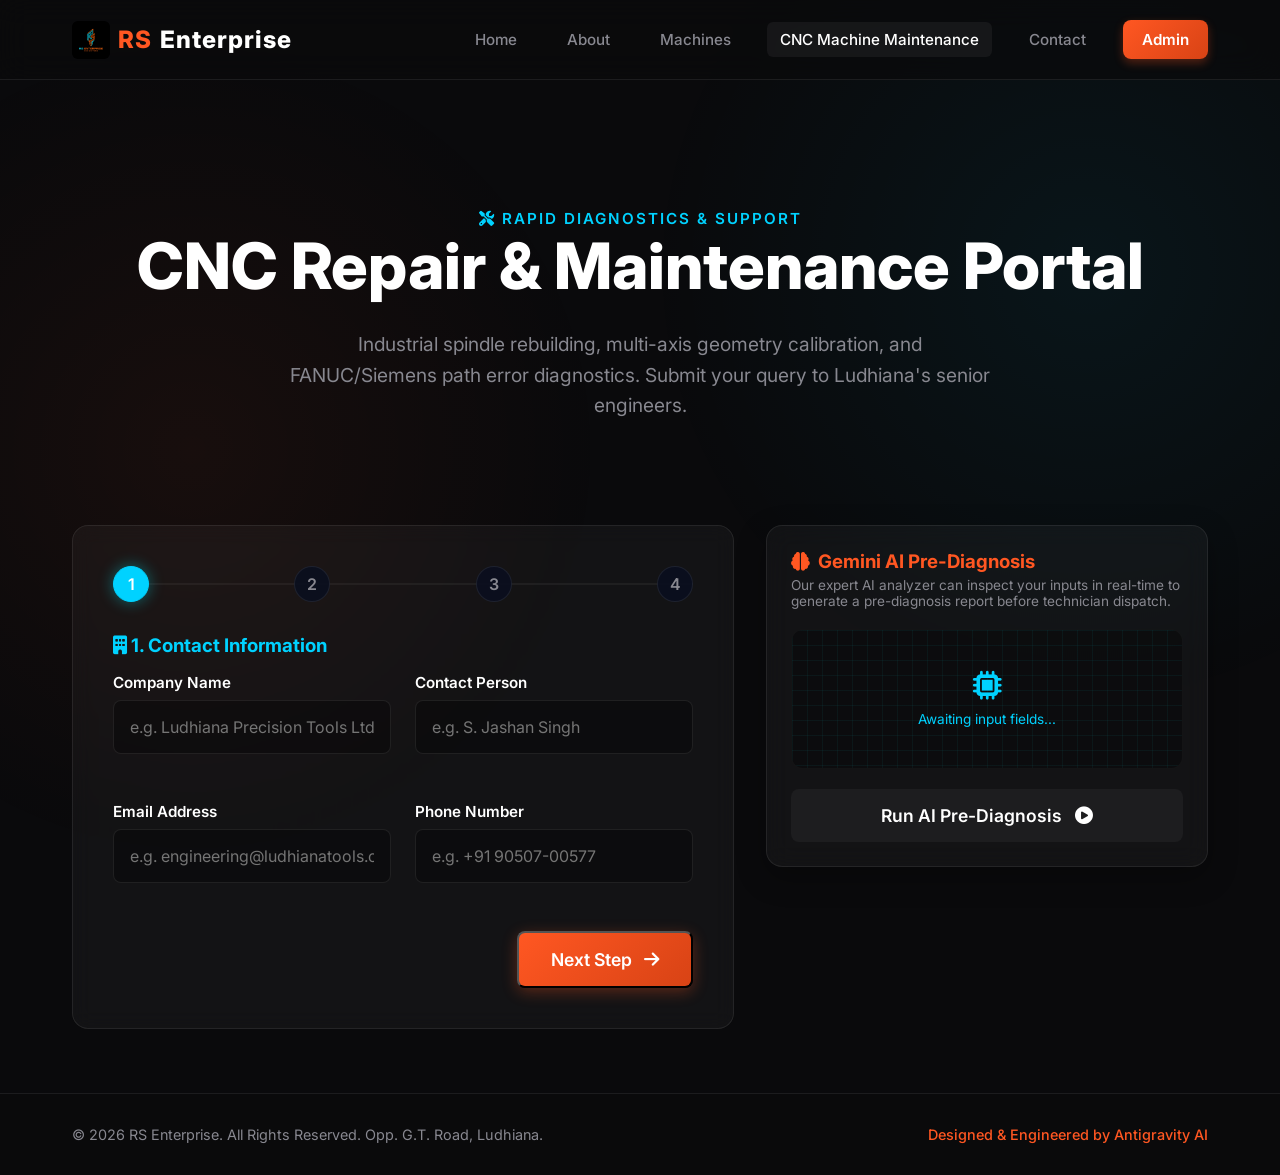
<file: client/maintenance.html>
<!DOCTYPE html>
<html lang="en">
<head>
    <meta charset="UTF-8">
    <meta name="viewport" content="width=device-width, initial-scale=1.0">
    <title>Maintenance & Repair Portal - RS Enterprise CNC</title>
    <link rel="stylesheet" href="styles.css">
    <link href="https://fonts.googleapis.com/css2?family=Inter:wght@300;400;600;800&display=swap" rel="stylesheet">
    <link rel="stylesheet" href="https://cdnjs.cloudflare.com/ajax/libs/font-awesome/6.4.0/css/all.min.css">
    <style>
        /* Custom Portal Layout */
        .portal-grid {
            display: grid;
            grid-template-columns: 1.2fr 0.8fr;
            gap: 2rem;
            margin-top: 2rem;
            align-items: start;
        }
        @media (max-width: 992px) {
            .portal-grid {
                grid-template-columns: 1fr;
            }
        }
        /* Step Navigation indicator */
        .form-steps-indicator {
            display: flex;
            justify-content: space-between;
            margin-bottom: 2rem;
            position: relative;
        }
        .form-steps-indicator::before {
            content: '';
            position: absolute;
            top: 50%;
            left: 0;
            right: 0;
            height: 2px;
            background: rgba(255,255,255,0.05);
            z-index: 1;
            transform: translateY(-50%);
        }
        .step-indicator-item {
            background: rgba(10, 15, 30, 0.9);
            border: 1px solid var(--glass-border);
            color: var(--text-muted);
            width: 36px;
            height: 36px;
            border-radius: 50%;
            display: flex;
            align-items: center;
            justify-content: center;
            font-weight: 600;
            z-index: 2;
            transition: all 0.3s ease;
        }
        .step-indicator-item.active {
            background: var(--accent-blue);
            color: #fff;
            border-color: var(--accent-blue);
            box-shadow: 0 0 15px rgba(0, 230, 242, 0.4);
        }
        .step-indicator-item.completed {
            background: #00e676;
            color: #fff;
            border-color: #00e676;
            box-shadow: 0 0 15px rgba(0, 230, 118, 0.4);
        }
        /* Interactive Urgency Selector Buttons */
        .urgency-selector {
            display: grid;
            grid-template-columns: repeat(3, 1fr);
            gap: 0.75rem;
            margin-top: 0.25rem;
        }
        .urgency-btn {
            background: rgba(255,255,255,0.02);
            border: 1px solid var(--glass-border);
            color: var(--text-color);
            padding: 0.75rem;
            border-radius: 8px;
            cursor: pointer;
            transition: all 0.2s ease;
            font-weight: 600;
            display: flex;
            flex-direction: column;
            align-items: center;
            gap: 0.25rem;
            font-size: 0.85rem;
        }
        .urgency-btn:hover {
            background: rgba(255,255,255,0.05);
            transform: translateY(-2px);
        }
        .urgency-btn.active[data-urgency="Low"] {
            border-color: #00e676;
            background: rgba(0, 230, 118, 0.1);
            color: #00e676;
            box-shadow: 0 0 15px rgba(0, 230, 118, 0.2);
        }
        .urgency-btn.active[data-urgency="Medium"] {
            border-color: var(--accent-orange);
            background: rgba(255, 112, 67, 0.1);
            color: var(--accent-orange);
            box-shadow: 0 0 15px rgba(255, 112, 67, 0.2);
        }
        .urgency-btn.active[data-urgency="High"] {
            border-color: #ff5252;
            background: rgba(255, 82, 82, 0.1);
            color: #ff5252;
            box-shadow: 0 0 15px rgba(255, 82, 82, 0.2);
        }
        /* AI Pre-Diagnosis Widget Card */
        .ai-diagnosis-card {
            background: var(--glass-bg);
            border: 1px solid var(--glass-border);
            backdrop-filter: blur(12px);
            border-radius: 16px;
            padding: 1.5rem;
            position: sticky;
            top: 6rem;
            box-shadow: 0 10px 30px rgba(0,0,0,0.3);
        }
        .ai-scanner-wrapper {
            position: relative;
            background: rgba(0, 0, 0, 0.3);
            border: 1px solid rgba(255,255,255,0.03);
            border-radius: 12px;
            height: 140px;
            display: flex;
            align-items: center;
            justify-content: center;
            overflow: hidden;
            margin: 1.25rem 0;
        }
        .ai-scanner-grid {
            position: absolute;
            top: 0; left: 0; right: 0; bottom: 0;
            background-size: 15px 15px;
            background-image: linear-gradient(to right, rgba(0, 230, 242, 0.05) 1px, transparent 1px),
                              linear-gradient(to bottom, rgba(0, 230, 242, 0.05) 1px, transparent 1px);
        }
        .ai-scanner-line {
            position: absolute;
            top: 0; left: 0; right: 0;
            height: 3px;
            background: linear-gradient(90deg, transparent, var(--accent-blue), transparent);
            box-shadow: 0 0 10px var(--accent-blue);
            animation: scanAnim 2.5s infinite ease-in-out;
            display: none;
        }
        @keyframes scanAnim {
            0% { top: 0%; }
            50% { top: 100%; }
            100% { top: 0%; }
        }
        .ai-scanning-overlay {
            color: var(--accent-blue);
            font-family: monospace;
            font-size: 0.85rem;
            display: flex;
            flex-direction: column;
            align-items: center;
            gap: 0.5rem;
            z-index: 2;
        }
        /* Results Report */
        .ai-results-report {
            display: none;
            animation: fadeIn 0.4s ease;
        }
        @keyframes fadeIn {
            from { opacity: 0; transform: translateY(10px); }
            to { opacity: 1; transform: translateY(0); }
        }
        .health-bar-container {
            background: rgba(255,255,255,0.05);
            border-radius: 4px;
            height: 8px;
            overflow: hidden;
            margin-top: 0.25rem;
        }
        .health-bar {
            height: 100%;
            width: 0%;
            background: linear-gradient(90deg, #ff5252, #ffc107, #00e676);
            transition: width 1s ease-in-out;
        }
        .advice-badge {
            background: rgba(0, 230, 242, 0.1);
            color: var(--accent-blue);
            border: 1px solid rgba(0, 230, 242, 0.2);
            padding: 0.35rem 0.6rem;
            border-radius: 4px;
            font-size: 0.8rem;
            font-weight: 600;
            display: inline-flex;
            align-items: center;
            gap: 0.25rem;
            margin-bottom: 0.75rem;
        }
        /* Success Screen CSS */
        .success-portal-screen {
            text-align: center;
            padding: 3rem 1.5rem;
            animation: scaleIn 0.3s cubic-bezier(0.16, 1, 0.3, 1);
        }
        @keyframes scaleIn {
            from { transform: scale(0.95); opacity: 0; }
            to { transform: scale(1); opacity: 1; }
        }
        .success-tick {
            width: 80px;
            height: 80px;
            border-radius: 50%;
            background: rgba(0, 230, 118, 0.1);
            border: 2px solid #00e676;
            color: #00e676;
            display: flex;
            align-items: center;
            justify-content: center;
            font-size: 2.5rem;
            margin: 0 auto 1.5rem auto;
            box-shadow: 0 0 20px rgba(0, 230, 118, 0.3);
        }
        .ticket-id-box {
            background: rgba(255,255,255,0.03);
            border: 1px solid var(--glass-border);
            padding: 0.75rem 1.5rem;
            border-radius: 8px;
            font-family: monospace;
            font-size: 1.1rem;
            color: var(--accent-orange);
            display: inline-block;
            margin: 1rem 0;
            letter-spacing: 1px;
            font-weight: bold;
        }
    </style>
</head>
<body>
    <div class="mesh-background"></div>

    <!-- Navigation Header -->
    <header class="glass-navbar">
        <div class="nav-container">
            <a href="index.html" class="logo">
                <img src="rs_logo.png" alt="RS Enterprise Logo" style="height: 38px; border-radius: 6px;">
                <span class="logo-bold">RS</span> Enterprise
            </a>
            <nav class="nav-menu" id="nav-menu">
                <a href="index.html" class="nav-link">Home</a>
                <a href="about.html" class="nav-link">About</a>
                <a href="machines.html" class="nav-link">Machines</a>
                <a href="maintenance.html" class="nav-link active">CNC Machine Maintenance</a>
                <a href="contact.html" class="nav-link">Contact</a>
                <a href="login.html" class="nav-link btn-nav">Admin</a>
            </nav>
            <button class="nav-toggle" id="nav-toggle">
                <i class="fa-solid fa-bars"></i>
            </button>
        </div>
    </header>

    <!-- Main Container -->
    <main class="page-container">
        <!-- Hero Section -->
        <section class="hero-section" style="padding-bottom: 1.5rem;">
            <span class="hero-tagline"><i class="fa-solid fa-screwdriver-wrench"></i> Rapid Diagnostics & Support</span>
            <h1 class="hero-title">CNC Repair & Maintenance Portal</h1>
            <p class="hero-subtitle">Industrial spindle rebuilding, multi-axis geometry calibration, and FANUC/Siemens path error diagnostics. Submit your query to Ludhiana's senior engineers.</p>
        </section>

        <!-- Main Workspace Portal Grid -->
        <div class="portal-grid" id="portal-workspace">
            <!-- LEFT: Glassmorphic Multi-step Ticket Form -->
            <div class="glass-form">
                <!-- Form Steps Progress bar -->
                <div class="form-steps-indicator">
                    <div class="step-indicator-item active" id="ind-step-1">1</div>
                    <div class="step-indicator-item" id="ind-step-2">2</div>
                    <div class="step-indicator-item" id="ind-step-3">3</div>
                    <div class="step-indicator-item" id="ind-step-4">4</div>
                </div>

                <form id="maintenance-ticket-form">
                    <!-- SECTION 1: Contact Details -->
                    <div class="form-step-section" id="section-step-1">
                        <h3 style="color: var(--accent-blue); margin-bottom: 1rem;"><i class="fa-solid fa-building"></i> 1. Contact Information</h3>
                        <div class="form-row">
                            <div class="form-group">
                                <label for="c-company">Company Name</label>
                                <input type="text" id="c-company" class="glass-input" placeholder="e.g. Ludhiana Precision Tools Ltd." required>
                            </div>
                            <div class="form-group">
                                <label for="c-name">Contact Person</label>
                                <input type="text" id="c-name" class="glass-input" placeholder="e.g. S. Jashan Singh" required>
                            </div>
                        </div>
                        <div class="form-row">
                            <div class="form-group">
                                <label for="c-email">Email Address</label>
                                <input type="email" id="c-email" class="glass-input" placeholder="e.g. engineering@ludhianatools.com" required>
                            </div>
                            <div class="form-group">
                                <label for="c-phone">Phone Number</label>
                                <input type="tel" id="c-phone" class="glass-input" placeholder="e.g. +91 90507-00577" required>
                            </div>
                        </div>
                        <div style="display: flex; justify-content: flex-end; margin-top: 1.5rem;">
                            <button type="button" class="btn-primary" onclick="changeStep(2)">Next Step <i class="fa-solid fa-arrow-right"></i></button>
                        </div>
                    </div>

                    <!-- SECTION 2: Machine Details -->
                    <div class="form-step-section hidden" id="section-step-2">
                        <h3 style="color: var(--accent-blue); margin-bottom: 1rem;"><i class="fa-solid fa-server"></i> 2. CNC Machine Details</h3>
                        <div class="form-group">
                            <label for="m-model">Machine Model</label>
                            <select id="m-model" class="glass-input" style="color: var(--text-color); cursor: pointer;" required>
                                <option value="" disabled selected>Select your CNC machine...</option>
                                <option value="RS-Titan 5X-Pro">RS-Titan 5X-Pro (Simultaneous 5-Axis)</option>
                                <option value="RS-Apex 3X-Standard">RS-Apex 3X-Standard (High-Yield 3-Axis)</option>
                                <option value="RS-Rotary 4X-Pro">RS-Rotary 4X-Pro (Dynamic 4-Axis)</option>
                                <option value="Other / Custom CNC">Other / Custom CNC Machine</option>
                            </select>
                        </div>
                        <div class="form-group">
                            <label for="m-serial">Serial Number / Installation Year (Optional)</label>
                            <input type="text" id="m-serial" class="glass-input" placeholder="e.g. RS-2025-081F">
                        </div>
                        <div style="display: flex; justify-content: space-between; margin-top: 1.5rem;">
                            <button type="button" class="btn-secondary" onclick="changeStep(1)"><i class="fa-solid fa-arrow-left"></i> Back</button>
                            <button type="button" class="btn-primary" onclick="changeStep(3)">Next Step <i class="fa-solid fa-arrow-right"></i></button>
                        </div>
                    </div>

                    <!-- SECTION 3: Diagnostics & Issue Details -->
                    <div class="form-step-section hidden" id="section-step-3">
                        <h3 style="color: var(--accent-blue); margin-bottom: 1rem;"><i class="fa-solid fa-triangle-exclamation"></i> 3. Issue & Urgency</h3>
                        <div class="form-row">
                            <div class="form-group">
                                <label for="i-category">Issue Category</label>
                                <select id="i-category" class="glass-input" style="color: var(--text-color); cursor: pointer;" required>
                                    <option value="" disabled selected>Choose category...</option>
                                    <option value="Spindle/Axis Error">Spindle/Axis Error (Jammed/Overheat)</option>
                                    <option value="Electrical/Controller">Electrical/Controller (FANUC/Siemens screen)</option>
                                    <option value="Coolant System">Coolant/Hydraulic Failure</option>
                                    <option value="Precision Calibration">Precision Repeatability Off (Calibration)</option>
                                    <option value="Mechanical Wear">Mechanical Wear / Structural Vibration</option>
                                    <option value="Other Mechanical Issue">Other Mechanical / Tooling Issue</option>
                                </select>
                            </div>
                            <div class="form-group">
                                <label for="i-error-code">Controller Error Code (Optional)</label>
                                <input type="text" id="i-error-code" class="glass-input" style="font-family: monospace;" placeholder="e.g. ALARM-401-OVERTEMP">
                            </div>
                        </div>

                        <div class="form-group">
                            <label>Urgency Level</label>
                            <div class="urgency-selector">
                                <button type="button" class="urgency-btn active" data-urgency="Low" onclick="selectUrgency('Low')">
                                    <i class="fa-solid fa-circle-check"></i>
                                    <span>Routine Maintenance</span>
                                    <small style="color: var(--text-muted); font-size: 0.7rem;">Scheduled checkup</small>
                                </button>
                                <button type="button" class="urgency-btn" data-urgency="Medium" onclick="selectUrgency('Medium')">
                                    <i class="fa-solid fa-warning"></i>
                                    <span>Performance Drop</span>
                                    <small style="color: var(--text-muted); font-size: 0.7rem;">Chatter / calibration off</small>
                                </button>
                                <button type="button" class="urgency-btn" data-urgency="High" onclick="selectUrgency('High')">
                                    <i class="fa-solid fa-fire"></i>
                                    <span>Critical Downtime</span>
                                    <small style="color: var(--text-muted); font-size: 0.7rem;">Production is DOWN!</small>
                                </button>
                            </div>
                        </div>

                        <div class="form-group">
                            <label for="i-desc">Problem Description</label>
                            <textarea id="i-desc" class="glass-input glass-textarea" placeholder="Detail the symptoms. E.g. Axis chatter occurs during G01 linear interpolations above feed rate 1200. Please include G-Code context if relevant." required></textarea>
                        </div>

                        <div style="display: flex; justify-content: space-between; margin-top: 1.5rem;">
                            <button type="button" class="btn-secondary" onclick="changeStep(2)"><i class="fa-solid fa-arrow-left"></i> Back</button>
                            <button type="button" class="btn-primary" onclick="changeStep(4)">Next Step <i class="fa-solid fa-arrow-right"></i></button>
                        </div>
                    </div>

                    <!-- SECTION 4: Image Attachments -->
                    <div class="form-step-section hidden" id="section-step-4">
                        <h3 style="color: var(--accent-blue); margin-bottom: 1rem;"><i class="fa-solid fa-paperclip"></i> 4. Upload Component Images</h3>
                        <p style="color: var(--text-muted); font-size: 0.85rem; margin-bottom: 1rem;">Attach up to 5 pictures of the error screens, broken tooling, or damaged workpieces to aid rapid diagnosis.</p>
                        
                        <input type="file" id="portal-image-input" multiple accept="image/*" style="display: none;">
                        <div class="image-upload-zone" id="portal-upload-zone" style="cursor: pointer; border: 1px dashed var(--glass-border); padding: 2rem; border-radius: 10px; text-align: center; background: rgba(255,255,255,0.01); transition: background 0.2s;">
                            <i class="fa-solid fa-cloud-arrow-up" style="font-size: 2.5rem; color: var(--accent-blue); margin-bottom: 0.5rem;"></i>
                            <p class="upload-text" style="font-weight: 600; color: var(--text-color);">Drag & drop images here, or click to browse</p>
                            <small style="color: var(--text-muted);">PNG, JPG, or JPEG up to 5MB each</small>
                        </div>

                        <!-- Thumbnail list -->
                        <div class="image-thumbnails-grid" id="portal-thumbnails-grid" style="display: grid; grid-template-columns: repeat(auto-fill, minmax(80px, 1fr)); gap: 0.5rem; margin-top: 1rem;">
                            <!-- Thumbnails populate here -->
                        </div>

                        <div style="display: flex; justify-content: space-between; margin-top: 2rem;">
                            <button type="button" class="btn-secondary" onclick="changeStep(3)"><i class="fa-solid fa-arrow-left"></i> Back</button>
                            <button type="submit" class="btn-primary" style="border: none; cursor: pointer;">Submit Repair Ticket <i class="fa-solid fa-paper-plane"></i></button>
                        </div>
                    </div>
                </form>
            </div>

            <!-- RIGHT: Interactive AI Diagnostics & Simulation widget -->
            <div class="ai-diagnosis-card">
                <h3 style="color: var(--accent-orange); display: flex; align-items: center; gap: 0.5rem;"><i class="fa-solid fa-brain"></i> Gemini AI Pre-Diagnosis</h3>
                <p style="color: var(--text-muted); font-size: 0.85rem; margin-top: 0.25rem;">Our expert AI analyzer can inspect your inputs in real-time to generate a pre-diagnosis report before technician dispatch.</p>
                
                <!-- Scanner Widget Animation -->
                <div class="ai-scanner-wrapper">
                    <div class="ai-scanner-grid"></div>
                    <div class="ai-scanner-line" id="scanner-beam"></div>
                    <div class="ai-scanning-overlay" id="scanner-overlay">
                        <i class="fa-solid fa-microchip" style="font-size: 1.8rem; margin-bottom: 0.25rem;"></i>
                        <span id="scanner-text">Awaiting input fields...</span>
                    </div>
                </div>

                <button type="button" class="btn-secondary" id="btn-pre-diagnose" style="width: 100%; border: none; justify-content: center; cursor: pointer;" onclick="runAIDiagnosis()">
                    Run AI Pre-Diagnosis <i class="fa-solid fa-circle-play"></i>
                </button>

                <!-- Results Report Panel -->
                <div class="ai-results-report" id="ai-report-panel" style="margin-top: 1.5rem; border-top: 1px solid var(--glass-border); padding-top: 1.5rem;">
                    <div class="advice-badge" id="report-type-badge">
                        <i class="fa-solid fa-triangle-exclamation"></i> Precision Cal
                    </div>
                    <h4 style="color: var(--text-color); margin-bottom: 0.5rem;" id="report-title">Preliminary Advisory</h4>
                    <p style="color: var(--text-muted); font-size: 0.85rem; line-height: 1.5; margin-bottom: 1rem;" id="report-desc">
                        Fill out the form on the left and click 'Run AI Pre-Diagnosis' to see detailed G-code troubleshooting recommendations.
                    </p>

                    <!-- Calibration Gauge simulation -->
                    <div class="health-indicator" style="border-top: 1px solid rgba(255,255,255,0.03); padding-top: 1rem;">
                        <div style="display: flex; justify-content: space-between; font-size: 0.8rem; color: var(--text-muted);">
                            <span>Simulated Machine Health</span>
                            <span id="health-value-percent" style="font-weight: 600; color: #00e676;">92%</span>
                        </div>
                        <div class="health-bar-container">
                            <div class="health-bar" id="health-metric-bar" style="width: 92%;"></div>
                        </div>
                    </div>
                </div>
            </div>
        </div>

        <!-- Success Screen Portal (Initially hidden) -->
        <div class="glass-form hidden" id="portal-success-screen" style="max-width: 600px; margin: 4rem auto;">
            <div class="success-portal-screen">
                <div class="success-tick"><i class="fa-solid fa-check"></i></div>
                <h2 style="color: #00e676;">Query Submitted Successfully!</h2>
                <p style="color: var(--text-muted); margin-top: 0.5rem; font-size: 0.95rem;">Your repair request has been logged in our CRM. A technician from G.T. Road, Ludhiana will contact you within 2 hours.</p>
                
                <div>
                    <span style="font-size: 0.85rem; color: var(--text-muted); display: block; margin-top: 1.5rem;">YOUR REPAIR TICKET ID</span>
                    <div class="ticket-id-box" id="success-ticket-id">TKT-89A4-F2</div>
                </div>

                <div style="margin-top: 2rem;">
                    <a href="index.html" class="btn-secondary" style="margin-right: 0.5rem;">Return Home <i class="fa-solid fa-home"></i></a>
                    <button class="btn-primary" onclick="resetPortalForm()" style="border:none; cursor:pointer;">Submit Another Request <i class="fa-solid fa-plus"></i></button>
                </div>
            </div>
        </div>
    </main>

    <!-- Global Footer -->
    <footer class="glass-footer">
        <div class="footer-container">
            <p>&copy; 2026 RS Enterprise. All Rights Reserved. Opp. G.T. Road, Ludhiana.</p>
            <p class="designer">Designed & Engineered by Antigravity AI</p>
        </div>
    </footer>

    <script src="navbar.js"></script>
    <script src="maintenance.js"></script>
</body>
</html>
</file>
<file: client/styles.css>
:root {
    --bg-dark: #0a0a0c;
    --accent-orange: #ff5722;
    --accent-blue: #00d2ff;
    --text-main: #ffffff;
    --text-muted: #888890;
    --glass-bg: rgba(255, 255, 255, 0.04);
    --glass-border: rgba(255, 255, 255, 0.08);
    --nav-height: 80px;
}

* {
    box-sizing: border-box;
    margin: 0;
    padding: 0;
    font-family: 'Inter', sans-serif;
}

body {
    background-color: var(--bg-dark);
    color: var(--text-main);
    min-height: 100vh;
    overflow-x: hidden;
    display: flex;
    flex-direction: column;
    padding-top: var(--nav-height);
}

/* Mesh Gradient Background */
.mesh-background {
    position: fixed;
    top: 0;
    left: 0;
    width: 100vw;
    height: 100vh;
    background: radial-gradient(circle at 15% 50%, rgba(255, 87, 34, 0.06), transparent 35%),
                radial-gradient(circle at 85% 30%, rgba(0, 210, 255, 0.06), transparent 35%);
    z-index: -1;
    animation: pulseBg 15s infinite alternate;
}

@keyframes pulseBg {
    0% { transform: scale(1); }
    100% { transform: scale(1.03); }
}

/* Unified Navigation Bar */
.glass-navbar {
    position: fixed;
    top: 0;
    left: 0;
    width: 100%;
    height: var(--nav-height);
    background: rgba(10, 10, 12, 0.7);
    backdrop-filter: blur(15px);
    -webkit-backdrop-filter: blur(15px);
    border-bottom: 1px solid var(--glass-border);
    z-index: 1000;
    display: flex;
    align-items: center;
}

.nav-container {
    width: 100%;
    max-width: 1200px;
    margin: 0 auto;
    padding: 0 2rem;
    display: flex;
    justify-content: space-between;
    align-items: center;
}

.logo {
    color: var(--text-main);
    text-decoration: none;
    font-size: 1.5rem;
    font-weight: 800;
    letter-spacing: 1px;
    display: flex;
    align-items: center;
    gap: 0.5rem;
}

.logo-bold {
    color: var(--accent-orange);
}

.nav-menu {
    display: flex;
    align-items: center;
    gap: 1.5rem;
}

.nav-link {
    color: var(--text-muted);
    text-decoration: none;
    font-size: 0.95rem;
    font-weight: 500;
    transition: all 0.3s;
    padding: 0.5rem 0.8rem;
    border-radius: 6px;
}

.nav-link:hover, .nav-link.active {
    color: var(--text-main);
    background: rgba(255,255,255,0.05);
}

.btn-nav {
    background: linear-gradient(135deg, var(--accent-orange), #d84315);
    color: #fff;
    font-weight: 600;
    padding: 0.6rem 1.2rem;
    border-radius: 8px;
    box-shadow: 0 4px 10px rgba(255, 87, 34, 0.3);
}

.btn-nav:hover {
    transform: translateY(-2px);
    box-shadow: 0 6px 15px rgba(255, 87, 34, 0.4);
    color: #fff;
}

.nav-toggle {
    display: none;
    background: none;
    border: none;
    color: #fff;
    font-size: 1.5rem;
    cursor: pointer;
}

/* Page Layout Template */
.page-container {
    width: 100%;
    max-width: 1200px;
    margin: 0 auto;
    padding: 4rem 2rem;
    flex-grow: 1;
    display: flex;
    flex-direction: column;
    justify-content: center;
}

/* Hero Section */
.hero-section {
    text-align: center;
    padding: 4rem 0;
}

.hero-tagline {
    color: var(--accent-blue);
    font-size: 0.95rem;
    font-weight: 600;
    letter-spacing: 2px;
    text-transform: uppercase;
    margin-bottom: 1rem;
}

.hero-title {
    font-size: clamp(2.2rem, 6vw, 4rem);
    font-weight: 800;
    line-height: 1.2;
    margin-bottom: 1.5rem;
}

.hero-subtitle {
    color: var(--text-muted);
    font-size: 1.2rem;
    max-width: 700px;
    margin: 0 auto 3rem auto;
    line-height: 1.6;
}

.hero-btns {
    display: flex;
    justify-content: center;
    gap: 1.5rem;
}

.btn-primary, .btn-secondary {
    padding: 1rem 2rem;
    border-radius: 8px;
    font-size: 1.1rem;
    font-weight: 600;
    text-decoration: none;
    transition: all 0.3s;
    display: inline-flex;
    align-items: center;
    gap: 0.8rem;
}

.btn-primary {
    background: linear-gradient(135deg, var(--accent-orange), #d84315);
    color: #fff;
    box-shadow: 0 4px 15px rgba(255, 87, 34, 0.3);
}

.btn-primary:hover {
    transform: translateY(-2px);
    box-shadow: 0 6px 20px rgba(255, 87, 34, 0.4);
}

.btn-secondary {
    background: var(--glass-bg);
    border: 1px solid var(--glass-border);
    color: #fff;
}

.btn-secondary:hover {
    background: rgba(255,255,255,0.08);
    border-color: var(--accent-blue);
}

/* Section Header */
.section-header {
    text-align: center;
    margin-bottom: 4rem;
}

.section-title {
    font-size: 2.2rem;
    font-weight: 700;
    margin-bottom: 1rem;
}

.section-subtitle {
    color: var(--text-muted);
    font-size: 1.1rem;
}

/* Features Grid */
.features-grid {
    display: grid;
    grid-template-columns: repeat(auto-fit, minmax(300px, 1fr));
    gap: 2rem;
    margin-bottom: 4rem;
}

.feature-card {
    background: var(--glass-bg);
    border: 1px solid var(--glass-border);
    backdrop-filter: blur(10px);
    -webkit-backdrop-filter: blur(10px);
    border-radius: 16px;
    padding: 2.5rem;
    transition: all 0.3s ease;
}

.feature-card:hover {
    transform: translateY(-5px);
    border-color: var(--accent-orange);
    box-shadow: 0 10px 30px rgba(255, 87, 34, 0.08);
}

.feature-card i {
    font-size: 2.5rem;
    color: var(--accent-orange);
    margin-bottom: 1.5rem;
}

.feature-card h3 {
    font-size: 1.4rem;
    margin-bottom: 1rem;
}

.feature-card p {
    color: var(--text-muted);
    line-height: 1.5;
}

/* Stats Section */
.stats-section {
    display: flex;
    justify-content: center;
    gap: 4rem;
    margin-top: 4rem;
    flex-wrap: wrap;
}

.stat-item {
    text-align: center;
}

.stat-num {
    font-size: 3rem;
    font-weight: 800;
    color: var(--accent-blue);
    margin-bottom: 0.5rem;
}

.stat-label {
    color: var(--text-muted);
    font-size: 0.95rem;
    text-transform: uppercase;
    letter-spacing: 1px;
}

/* App Container for Configurator Page */
.app-container {
    width: 100%;
    max-width: 1000px;
    padding: 2rem;
    position: relative;
    min-height: 600px;
    margin: 2rem auto;
}

/* Configurator Wizard Steps (Preserved) */
.wizard-step {
    position: absolute;
    width: 100%;
    top: 50%;
    left: 50%;
    transform: translate(-50%, -50%) scale(1);
    opacity: 1;
    transition: all 0.6s cubic-bezier(0.175, 0.885, 0.32, 1.275);
    pointer-events: auto;
}

.wizard-step.hidden {
    opacity: 0;
    transform: translate(-50%, -40%) scale(0.95);
    pointer-events: none;
    visibility: hidden;
}

.wizard-step.exit-up {
    opacity: 0;
    transform: translate(-50%, -60%) scale(1.05);
    pointer-events: none;
    visibility: hidden;
}

.headline {
    text-align: center;
    font-size: clamp(1.8rem, 5vw, 2.5rem);
    font-weight: 600;
    margin-bottom: 3rem;
    line-height: 1.3;
}

/* Glassmorphism Cards */
.card-grid {
    display: flex;
    gap: 2rem;
    justify-content: center;
}

.industry-card {
    background: var(--glass-bg);
    border: 1px solid var(--glass-border);
    backdrop-filter: blur(10px);
    -webkit-backdrop-filter: blur(10px);
    border-radius: 16px;
    padding: 2.5rem 1.5rem;
    text-align: center;
    color: var(--text-main);
    cursor: pointer;
    flex: 1;
    transition: all 0.3s ease;
}

.industry-card:hover {
    transform: translateY(-10px);
    background: rgba(255, 255, 255, 0.08);
    border-color: var(--accent-blue);
    box-shadow: 0 10px 30px rgba(0, 210, 255, 0.15);
}

.industry-card .icon {
    font-size: 3rem;
    margin-bottom: 1.5rem;
    color: var(--accent-blue);
}

.industry-card h2 {
    font-size: 1.5rem;
    margin-bottom: 0.5rem;
}

.industry-card p {
    color: var(--text-muted);
    font-size: 0.95rem;
    line-height: 1.4;
}

/* Inputs & Form Elements */
.input-group {
    background: var(--glass-bg);
    border: 1px solid var(--glass-border);
    border-radius: 12px;
    padding: 2rem;
    margin-bottom: 1.5rem;
    backdrop-filter: blur(10px);
}

label {
    display: block;
    font-size: 1.1rem;
    font-weight: 600;
    margin-bottom: 1rem;
}

.glass-input, .glass-slider {
    width: 100%;
    background: rgba(0,0,0,0.3);
    border: 1px solid var(--glass-border);
    color: #fff;
    padding: 1rem;
    border-radius: 8px;
    font-size: 1rem;
    outline: none;
    min-height: 44px;
}

.glass-input:focus {
    border-color: var(--accent-orange);
}

.glass-input option {
    background-color: var(--bg-dark);
}

.toggle-group {
    display: flex;
    gap: 1rem;
}

.axis-toggle {
    flex: 1;
    background: rgba(0,0,0,0.3);
    border: 1px solid var(--glass-border);
    color: #fff;
    padding: 1rem;
    border-radius: 8px;
    cursor: pointer;
    transition: all 0.2s;
    min-height: 44px;
}

.axis-toggle.active, .axis-toggle:hover {
    background: rgba(255, 87, 34, 0.1);
    border-color: var(--accent-orange);
    color: var(--accent-orange);
}

.microcopy {
    color: var(--text-muted);
    font-size: 0.85rem;
    margin-top: 0.5rem;
}

/* Buttons inside Wizard */
.nav-btn, .cta-btn {
    display: block;
    width: 100%;
    padding: 1.2rem;
    background: transparent;
    border: 1px solid var(--glass-border);
    color: #fff;
    font-size: 1.1rem;
    border-radius: 8px;
    cursor: pointer;
    transition: all 0.3s;
    text-align: center;
    margin-top: 2rem;
    min-height: 55px;
}

.nav-btn:hover {
    background: rgba(255,255,255,0.05);
}

.cta-btn {
    background: linear-gradient(135deg, var(--accent-orange), #d84315);
    border: none;
    font-weight: 600;
    font-size: 1.3rem;
    box-shadow: 0 4px 15px rgba(255, 87, 34, 0.4);
    display: flex;
    flex-direction: column;
    align-items: center;
    justify-content: center;
    gap: 0.3rem;
}

.cta-btn:hover {
    transform: scale(1.02);
    box-shadow: 0 6px 20px rgba(255, 87, 34, 0.6);
}

.cta-microcopy {
    font-size: 0.8rem;
    font-weight: 300;
    opacity: 0.9;
}

/* Scanner */
.scanner {
    width: 100%;
    height: 4px;
    background: var(--accent-blue);
    box-shadow: 0 0 10px var(--accent-blue);
    animation: scan 2s ease-in-out infinite;
    margin-bottom: 2rem;
    border-radius: 2px;
}

@keyframes scan {
    0% { transform: scaleX(0); opacity: 0; }
    50% { transform: scaleX(1); opacity: 1; }
    100% { transform: scaleX(0); opacity: 0; }
}

.skeleton-grid {
    display: flex;
    gap: 2rem;
    margin-top: 2rem;
}

.skeleton-box {
    background: rgba(255,255,255,0.05);
    border-radius: 12px;
    animation: pulse 1.5s infinite;
}

.s-large { flex: 2; height: 300px; }
.skeleton-col { flex: 1; display: flex; flex-direction: column; gap: 1rem; }
.s-small { flex: 1; min-height: 140px; }

@keyframes pulse {
    0% { background: rgba(255,255,255,0.02); }
    50% { background: rgba(255,255,255,0.06); }
    100% { background: rgba(255,255,255,0.02); }
}

/* Dashboard */
.dashboard-header {
    text-align: center;
    margin-bottom: 3rem;
}

.dashboard-header p { color: var(--text-muted); }

.dashboard-grid {
    display: flex;
    gap: 2rem;
}

.dash-panel {
    background: var(--glass-bg);
    border: 1px solid var(--glass-border);
    backdrop-filter: blur(10px);
    border-radius: 16px;
    padding: 2rem;
}

.render-panel {
    flex: 2;
    display: flex;
    align-items: center;
    justify-content: center;
    overflow: hidden;
}

.render-img {
    max-width: 100%;
    max-height: 400px;
    border-radius: 8px;
    object-fit: cover;
}

.dash-sidebar {
    flex: 1;
    display: flex;
    flex-direction: column;
    gap: 1.5rem;
}

.highlight-panel h3, .spec-panel h3 {
    margin-bottom: 1.5rem;
    color: var(--accent-blue);
}

.metric {
    margin-bottom: 1rem;
}

.metric .value {
    display: block;
    font-size: 2rem;
    font-weight: 800;
}

.metric .value.success { color: #00e676; }
.metric .label { color: var(--text-muted); font-size: 0.9rem; }

#spec-list {
    list-style: none;
}

#spec-list li {
    padding: 0.8rem 0;
    border-bottom: 1px solid rgba(255,255,255,0.05);
    color: #ddd;
}
#spec-list li strong { color: #fff; }

/* Contact Form CSS */
.contact-grid {
    display: grid;
    grid-template-columns: 3fr 2fr;
    gap: 2rem;
}

.glass-form {
    background: var(--glass-bg);
    border: 1px solid var(--glass-border);
    border-radius: 16px;
    padding: 2.5rem;
    backdrop-filter: blur(10px);
}

.form-row {
    display: grid;
    grid-template-columns: 1fr 1fr;
    gap: 1.5rem;
    margin-bottom: 1.5rem;
}

.form-group {
    margin-bottom: 1.5rem;
    display: flex;
    flex-direction: column;
}

.form-group label {
    font-size: 0.95rem;
    font-weight: 600;
    margin-bottom: 0.5rem;
}

.glass-textarea {
    min-height: 120px;
    resize: vertical;
}

.contact-info-panel {
    display: flex;
    flex-direction: column;
    gap: 1.5rem;
}

.info-box {
    background: var(--glass-bg);
    border: 1px solid var(--glass-border);
    border-radius: 16px;
    padding: 2rem;
    backdrop-filter: blur(10px);
}

.info-box h3 {
    margin-bottom: 1rem;
    color: var(--accent-blue);
}

.info-box p {
    color: var(--text-muted);
    line-height: 1.6;
    font-size: 0.95rem;
}

/* Gallery Grid */
.gallery-grid {
    display: grid;
    grid-template-columns: repeat(auto-fit, minmax(280px, 1fr));
    gap: 1.5rem;
}

.gallery-card {
    background: var(--glass-bg);
    border: 1px solid var(--glass-border);
    border-radius: 16px;
    overflow: hidden;
    backdrop-filter: blur(10px);
    transition: all 0.3s ease;
}

.gallery-card:hover {
    transform: translateY(-5px);
    border-color: var(--accent-blue);
}

.gallery-img-container {
    width: 100%;
    height: 200px;
    background: rgba(255,255,255,0.02);
    display: flex;
    align-items: center;
    justify-content: center;
}

.gallery-img-container i {
    font-size: 3rem;
    color: var(--accent-blue);
}

.gallery-info {
    padding: 1.5rem;
}

.gallery-info h3 {
    font-size: 1.2rem;
    margin-bottom: 0.5rem;
}

.gallery-info p {
    color: var(--text-muted);
    font-size: 0.9rem;
    line-height: 1.4;
}

/* Staff & Testimonials Styling */
.staff-grid {
    display: grid;
    grid-template-columns: repeat(auto-fit, minmax(280px, 1fr));
    gap: 2rem;
}

.staff-card {
    background: var(--glass-bg);
    border: 1px solid var(--glass-border);
    border-radius: 16px;
    padding: 2.5rem 1.5rem;
    text-align: center;
    backdrop-filter: blur(10px);
    transition: all 0.3s;
}

.staff-card:hover {
    transform: translateY(-5px);
    border-color: var(--accent-orange);
}

.staff-avatar {
    width: 100px;
    height: 100px;
    border-radius: 50%;
    background: rgba(255,255,255,0.05);
    margin: 0 auto 1.5rem auto;
    display: flex;
    align-items: center;
    justify-content: center;
    border: 2px solid var(--glass-border);
}

.staff-avatar i {
    font-size: 2.5rem;
    color: var(--accent-orange);
}

.staff-name {
    font-size: 1.3rem;
    font-weight: 600;
    margin-bottom: 0.5rem;
}

.staff-role {
    color: var(--accent-orange);
    font-size: 0.9rem;
    font-weight: 600;
    margin-bottom: 1rem;
    text-transform: uppercase;
    letter-spacing: 1px;
}

.staff-bio {
    color: var(--text-muted);
    font-size: 0.95rem;
    line-height: 1.5;
}

/* Testimonial Page Grid */
.testimonials-list {
    display: grid;
    grid-template-columns: repeat(auto-fit, minmax(320px, 1fr));
    gap: 2rem;
}

.testimonial-card {
    background: var(--glass-bg);
    border: 1px solid var(--glass-border);
    border-radius: 16px;
    padding: 2.5rem;
    backdrop-filter: blur(10px);
    position: relative;
}

.testimonial-quote {
    color: #e0e0e0;
    font-size: 1rem;
    line-height: 1.6;
    margin-bottom: 1.5rem;
    font-style: italic;
}

.testimonial-author {
    font-weight: 600;
    color: var(--text-main);
}

.testimonial-company {
    color: var(--accent-blue);
    font-size: 0.85rem;
    margin-top: 0.2rem;
}

/* Admin Leads Table Styling */
.leads-container {
    background: var(--glass-bg);
    border: 1px solid var(--glass-border);
    border-radius: 16px;
    padding: 2rem;
    margin-top: 2rem;
    overflow-x: auto;
}

.leads-table {
    width: 100%;
    border-collapse: collapse;
    text-align: left;
}

.leads-table th, .leads-table td {
    padding: 1rem;
    border-bottom: 1px solid var(--glass-border);
}

.leads-table th {
    color: var(--accent-blue);
    font-weight: 600;
}

.leads-table tr:hover td {
    background: rgba(255,255,255,0.02);
}

/* Footer styling */
.glass-footer {
    background: rgba(10, 10, 12, 0.9);
    border-top: 1px solid var(--glass-border);
    padding: 2rem 0;
    margin-top: auto;
}

.footer-container {
    max-width: 1200px;
    margin: 0 auto;
    padding: 0 2rem;
    display: flex;
    justify-content: space-between;
    align-items: center;
    color: var(--text-muted);
    font-size: 0.9rem;
    flex-wrap: wrap;
    gap: 1rem;
}

.designer {
    color: var(--accent-orange);
    font-weight: 500;
}

/* ═══ Admin CMS Dashboard ═══ */

.admin-header {
    display: flex;
    justify-content: space-between;
    align-items: center;
    margin-bottom: 2rem;
    flex-wrap: wrap;
    gap: 1rem;
}

.admin-title {
    font-size: 2.2rem;
    font-weight: 800;
}

.admin-subtitle {
    color: var(--text-muted);
    font-size: 1rem;
    margin-top: 0.3rem;
}

.btn-logout {
    background: rgba(255, 255, 255, 0.05);
    border: 1px solid var(--glass-border);
    color: var(--text-muted);
    padding: 0.6rem 1.2rem;
    border-radius: 8px;
    cursor: pointer;
    font-size: 0.9rem;
    transition: all 0.3s;
}

.btn-logout:hover {
    color: #ff5252;
    border-color: #ff5252;
    background: rgba(255, 82, 82, 0.08);
}

/* Admin Tab Bar */
.admin-tabs-bar {
    display: flex;
    gap: 0.5rem;
    margin-bottom: 2rem;
    background: var(--glass-bg);
    border: 1px solid var(--glass-border);
    border-radius: 12px;
    padding: 0.4rem;
    overflow-x: auto;
}

.admin-tab {
    flex: 1;
    background: transparent;
    border: none;
    color: var(--text-muted);
    padding: 0.9rem 1.2rem;
    border-radius: 8px;
    cursor: pointer;
    font-size: 0.95rem;
    font-weight: 500;
    transition: all 0.3s;
    white-space: nowrap;
    display: flex;
    align-items: center;
    justify-content: center;
    gap: 0.6rem;
}

.admin-tab:hover {
    color: var(--text-main);
    background: rgba(255, 255, 255, 0.04);
}

.admin-tab.active {
    background: linear-gradient(135deg, var(--accent-orange), #d84315);
    color: #fff;
    font-weight: 600;
    box-shadow: 0 4px 12px rgba(255, 87, 34, 0.25);
}

/* Upload Zone */
.upload-zone {
    border: 2px dashed var(--glass-border);
    border-radius: 12px;
    padding: 3rem 2rem;
    text-align: center;
    cursor: pointer;
    transition: all 0.3s;
    display: flex;
    flex-direction: column;
    align-items: center;
    gap: 0.8rem;
}

.upload-zone:hover {
    border-color: var(--accent-blue);
    background: rgba(0, 210, 255, 0.03);
}

.upload-zone.dragover {
    border-color: var(--accent-orange);
    background: rgba(255, 87, 34, 0.06);
    transform: scale(1.01);
}

.upload-icon {
    font-size: 2.5rem;
    color: var(--accent-blue);
}

.upload-text {
    color: var(--text-main);
    font-size: 1rem;
    font-weight: 500;
}

.upload-hint {
    color: var(--text-muted);
    font-size: 0.85rem;
}

.image-preview {
    max-width: 100%;
    max-height: 250px;
    border-radius: 12px;
    margin-top: 1rem;
    object-fit: cover;
    border: 1px solid var(--glass-border);
}

/* Stock Status Badges */
.badge {
    display: inline-block;
    padding: 0.3rem 0.8rem;
    border-radius: 20px;
    font-size: 0.8rem;
    font-weight: 600;
    letter-spacing: 0.5px;
}

.badge-instock {
    background: rgba(0, 230, 118, 0.12);
    color: #00e676;
    border: 1px solid rgba(0, 230, 118, 0.25);
}

.badge-outofstock {
    background: rgba(255, 82, 82, 0.12);
    color: #ff5252;
    border: 1px solid rgba(255, 82, 82, 0.25);
}

.badge-special {
    background: rgba(255, 193, 7, 0.12);
    color: #ffc107;
    border: 1px solid rgba(255, 193, 7, 0.25);
}

/* Table Action Buttons */
.action-cell {
    display: flex;
    gap: 0.5rem;
}

.action-btn {
    background: rgba(255, 255, 255, 0.05);
    border: 1px solid var(--glass-border);
    color: var(--text-muted);
    width: 36px;
    height: 36px;
    border-radius: 8px;
    cursor: pointer;
    display: flex;
    align-items: center;
    justify-content: center;
    transition: all 0.2s;
}

.edit-btn:hover {
    color: var(--accent-blue);
    border-color: var(--accent-blue);
    background: rgba(0, 210, 255, 0.08);
}

.delete-btn:hover {
    color: #ff5252;
    border-color: #ff5252;
    background: rgba(255, 82, 82, 0.08);
}

/* Form Actions Row */
.form-actions {
    display: flex;
    gap: 1rem;
    margin-top: 2rem;
}

/* Empty & Error Table States */
.empty-state {
    text-align: center;
    color: var(--text-muted);
    padding: 2rem !important;
    font-style: italic;
}

.error-state {
    color: #ff5252 !important;
}

/* Hidden utility */
.hidden {
    display: none !important;
}

/* ═══ Form Section Titles ═══ */
.form-section-title {
    color: var(--accent-orange);
    font-size: 0.95rem;
    font-weight: 600;
    text-transform: uppercase;
    letter-spacing: 1px;
    margin-bottom: 1.2rem;
    display: flex;
    align-items: center;
    gap: 0.5rem;
}

/* ═══ Multi-Image Thumbnails ═══ */
.image-thumbnails-grid {
    display: flex;
    flex-wrap: wrap;
    gap: 0.8rem;
    margin-top: 1rem;
}

.thumb-item {
    position: relative;
    width: 100px;
    height: 100px;
    border-radius: 10px;
    overflow: hidden;
    border: 2px solid var(--glass-border);
    transition: all 0.2s;
}

.thumb-item:hover {
    border-color: var(--accent-blue);
}

.thumb-item img {
    width: 100%;
    height: 100%;
    object-fit: cover;
}

.thumb-remove {
    position: absolute;
    top: 4px;
    right: 4px;
    width: 22px;
    height: 22px;
    border-radius: 50%;
    background: rgba(255, 82, 82, 0.9);
    border: none;
    color: #fff;
    font-size: 0.7rem;
    cursor: pointer;
    display: flex;
    align-items: center;
    justify-content: center;
    opacity: 0;
    transition: opacity 0.2s;
}

.thumb-item:hover .thumb-remove {
    opacity: 1;
}

.thumb-index {
    position: absolute;
    bottom: 4px;
    left: 4px;
    background: rgba(0, 0, 0, 0.7);
    color: #fff;
    font-size: 0.65rem;
    font-weight: 700;
    padding: 1px 6px;
    border-radius: 4px;
}

/* ═══ Catalog Image Carousel ═══ */
.catalog-carousel {
    position: relative;
    width: 100%;
    height: 220px;
    overflow: hidden;
    background: rgba(0,0,0,0.2);
}

.catalog-carousel img {
    width: 100%;
    height: 100%;
    object-fit: cover;
    position: absolute;
    top: 0;
    left: 0;
    opacity: 0;
    transition: opacity 0.4s;
}

.catalog-carousel img.carousel-active {
    opacity: 1;
}

.carousel-nav {
    position: absolute;
    top: 50%;
    transform: translateY(-50%);
    background: rgba(0, 0, 0, 0.5);
    border: none;
    color: #fff;
    width: 30px;
    height: 30px;
    border-radius: 50%;
    cursor: pointer;
    font-size: 0.8rem;
    display: flex;
    align-items: center;
    justify-content: center;
    z-index: 2;
    transition: background 0.2s;
}

.carousel-nav:hover {
    background: rgba(0, 0, 0, 0.8);
}

.carousel-prev { left: 8px; }
.carousel-next { right: 8px; }

.carousel-dots {
    position: absolute;
    bottom: 8px;
    left: 50%;
    transform: translateX(-50%);
    display: flex;
    gap: 5px;
    z-index: 2;
}

.carousel-dot {
    width: 8px;
    height: 8px;
    border-radius: 50%;
    background: rgba(255, 255, 255, 0.4);
    border: none;
    cursor: pointer;
    padding: 0;
    transition: background 0.2s;
}

.carousel-dot.dot-active {
    background: #fff;
}

/* ═══ Extended Spec Table ═══ */
.spec-table {
    width: 100%;
    border-collapse: collapse;
    margin-top: 1rem;
}

.spec-table tr {
    border-bottom: 1px solid var(--glass-border);
}

.spec-table td {
    padding: 0.5rem 0;
    font-size: 0.85rem;
}

.spec-table td:first-child {
    color: var(--text-muted);
    width: 45%;
}

.spec-table td:last-child {
    font-weight: 600;
    text-align: right;
}

/* ═══ Machine Catalog Page ═══ */
.machine-filter-bar {
    display: flex;
    gap: 0.5rem;
    flex-wrap: wrap;
    margin-top: 1rem;
}

.filter-btn {
    background: var(--glass-bg);
    border: 1px solid var(--glass-border);
    color: var(--text-muted);
    padding: 0.6rem 1.3rem;
    border-radius: 20px;
    cursor: pointer;
    font-size: 0.9rem;
    transition: all 0.25s;
}

.filter-btn:hover {
    color: var(--text-main);
    border-color: var(--accent-blue);
}

.filter-btn.active {
    background: linear-gradient(135deg, var(--accent-blue), #0097a7);
    color: #fff;
    border-color: transparent;
    font-weight: 600;
}

.machines-catalog-grid {
    display: grid;
    grid-template-columns: repeat(auto-fill, minmax(340px, 1fr));
    gap: 2rem;
}

.machine-catalog-card {
    background: var(--glass-bg);
    border: 1px solid var(--glass-border);
    border-radius: 16px;
    overflow: hidden;
    backdrop-filter: blur(10px);
    transition: all 0.3s;
}

.machine-catalog-card:hover {
    border-color: var(--accent-blue);
    transform: translateY(-4px);
    box-shadow: 0 12px 40px rgba(0, 210, 255, 0.08);
}

.catalog-card-img {
    width: 100%;
    height: 200px;
    overflow: hidden;
    background: rgba(0,0,0,0.2);
}

.catalog-card-img img {
    width: 100%;
    height: 100%;
    object-fit: cover;
    transition: transform 0.4s;
}

.machine-catalog-card:hover .catalog-card-img img {
    transform: scale(1.05);
}

.catalog-card-placeholder {
    display: flex;
    align-items: center;
    justify-content: center;
    font-size: 3.5rem;
    color: var(--accent-blue);
    opacity: 0.3;
}

.catalog-card-body {
    padding: 1.5rem;
}

.catalog-card-header {
    display: flex;
    justify-content: space-between;
    align-items: flex-start;
    gap: 0.8rem;
    margin-bottom: 0.8rem;
}

.catalog-card-header h3 {
    font-size: 1.2rem;
    font-weight: 700;
}

.catalog-card-desc {
    color: var(--text-muted);
    font-size: 0.9rem;
    line-height: 1.5;
    margin-bottom: 1.2rem;
}

.catalog-specs {
    display: grid;
    grid-template-columns: 1fr 1fr;
    gap: 0.6rem;
    margin-bottom: 1.5rem;
}

.catalog-spec {
    display: flex;
    align-items: center;
    gap: 0.5rem;
    font-size: 0.85rem;
    color: var(--text-muted);
}

.catalog-spec i {
    color: var(--accent-blue);
    width: 16px;
    text-align: center;
    flex-shrink: 0;
}

.catalog-card-footer {
    display: flex;
    justify-content: space-between;
    align-items: center;
    padding-top: 1.2rem;
    border-top: 1px solid var(--glass-border);
}

.catalog-price {
    font-size: 1.5rem;
    font-weight: 800;
    color: #00e676;
}

.catalog-loading {
    grid-column: 1 / -1;
    text-align: center;
    padding: 4rem;
}

.catalog-empty {
    flex-direction: column;
    align-items: center;
    justify-content: center;
    text-align: center;
    padding: 4rem;
}

/* ═══ Global Action Bar ═══ */
.action-bar {
    display: flex;
    justify-content: space-between;
    align-items: center;
    margin-bottom: 1.5rem;
    flex-wrap: wrap;
    gap: 1rem;
}

.action-bar-left { display: flex; align-items: center; gap: 1rem; }
.action-bar-right { display: flex; align-items: center; gap: 0.6rem; }

.action-bar-btn {
    background: var(--glass-bg);
    border: 1px solid var(--glass-border);
    color: var(--text-main);
    padding: 0.55rem 1rem;
    border-radius: 8px;
    cursor: pointer;
    font-size: 0.9rem;
    transition: all 0.2s;
    display: flex;
    align-items: center;
    gap: 0.4rem;
    white-space: nowrap;
}

.action-bar-btn:hover {
    background: rgba(255,255,255,0.08);
    border-color: var(--accent-blue);
}

.btn-logout-bar:hover {
    color: #ff5252;
    border-color: #ff5252;
    background: rgba(255,82,82,0.08);
}

/* Quick Add Dropdown */
.quick-add-wrapper {
    position: relative;
}

.quick-add-btn {
    background: linear-gradient(135deg, var(--accent-orange), #d84315);
    border: none;
    color: #fff;
    font-weight: 600;
}

.quick-add-btn:hover {
    box-shadow: 0 4px 12px rgba(255,87,34,0.3);
}

.quick-add-menu {
    position: absolute;
    top: calc(100% + 6px);
    right: 0;
    background: rgba(20,20,25,0.95);
    border: 1px solid var(--glass-border);
    border-radius: 10px;
    backdrop-filter: blur(15px);
    min-width: 180px;
    z-index: 100;
    overflow: hidden;
}

.quick-add-menu button {
    width: 100%;
    background: none;
    border: none;
    color: var(--text-main);
    padding: 0.8rem 1.2rem;
    text-align: left;
    cursor: pointer;
    font-size: 0.9rem;
    display: flex;
    align-items: center;
    gap: 0.6rem;
    transition: background 0.2s;
}

.quick-add-menu button:hover {
    background: rgba(255,255,255,0.06);
}

/* ═══ Analytics Stat Cards ═══ */
.stat-cards-grid {
    display: grid;
    grid-template-columns: repeat(auto-fit, minmax(220px, 1fr));
    gap: 1.5rem;
}

.stat-card {
    background: var(--glass-bg);
    border: 1px solid var(--glass-border);
    border-radius: 16px;
    padding: 2rem 1.5rem;
    backdrop-filter: blur(10px);
    transition: all 0.3s;
}

.stat-card:hover {
    border-color: var(--accent-blue);
    transform: translateY(-3px);
}

.stat-card-icon {
    font-size: 1.8rem;
    color: var(--accent-blue);
    margin-bottom: 1rem;
}

.stat-card-value {
    font-size: 2.2rem;
    font-weight: 800;
    margin-bottom: 0.3rem;
}

.stat-card-label {
    color: var(--text-muted);
    font-size: 0.9rem;
    text-transform: uppercase;
    letter-spacing: 0.5px;
}

/* ═══ Pipeline Bars ═══ */
.pipeline-row {
    display: flex;
    align-items: center;
    gap: 1rem;
    margin-bottom: 1rem;
}

.pipeline-label {
    width: 120px;
    font-size: 0.9rem;
    color: var(--text-muted);
    flex-shrink: 0;
}

.pipeline-bar-track {
    flex: 1;
    height: 24px;
    background: rgba(255,255,255,0.04);
    border-radius: 12px;
    overflow: hidden;
}

.pipeline-bar {
    height: 100%;
    border-radius: 12px;
    transition: width 0.6s ease;
    min-width: 4px;
}

.pipeline-new { background: linear-gradient(90deg, #ffc107, #ffab00); }
.pipeline-contact { background: linear-gradient(90deg, #00d2ff, #0097a7); }
.pipeline-quote { background: linear-gradient(90deg, #00e676, #00c853); }
.pipeline-won { background: linear-gradient(90deg, var(--accent-orange), #d84315); }

.pipeline-count {
    width: 30px;
    text-align: right;
    font-weight: 700;
    font-size: 0.9rem;
    flex-shrink: 0;
}

/* ═══ Inventory Toolbar ═══ */
.inventory-toolbar {
    display: flex;
    justify-content: space-between;
    align-items: center;
    margin-bottom: 1.5rem;
    flex-wrap: wrap;
    gap: 1rem;
}

/* ═══ Lead Status Dropdown ═══ */
.lead-status-select {
    background: rgba(0,0,0,0.3);
    border: 1px solid var(--glass-border);
    color: var(--text-main);
    padding: 0.4rem 0.6rem;
    border-radius: 6px;
    font-size: 0.85rem;
    cursor: pointer;
    outline: none;
}

.lead-status-select:focus {
    border-color: var(--accent-orange);
}

.lead-status-select option {
    background: var(--bg-dark);
}

/* ═══ Light Theme ═══ */
body.theme-light {
    --bg-dark: #f0f2f5;
    --text-main: #1a1a2e;
    --text-muted: #666680;
    --glass-bg: rgba(255, 255, 255, 0.6);
    --glass-border: rgba(0, 0, 0, 0.08);
}

body.theme-light .mesh-background {
    background: radial-gradient(circle at 15% 50%, rgba(255, 87, 34, 0.04), transparent 35%),
                radial-gradient(circle at 85% 30%, rgba(0, 210, 255, 0.04), transparent 35%);
}

body.theme-light .glass-navbar {
    background: rgba(255, 255, 255, 0.8);
    border-bottom-color: rgba(0,0,0,0.06);
}

body.theme-light .glass-input,
body.theme-light .glass-textarea,
body.theme-light .lead-status-select {
    background: rgba(255,255,255,0.8);
    color: #1a1a2e;
    border-color: rgba(0,0,0,0.1);
}

body.theme-light .glass-input option,
body.theme-light .lead-status-select option {
    background: #fff;
    color: #1a1a2e;
}

body.theme-light .glass-footer {
    background: rgba(255,255,255,0.9);
}

body.theme-light .quick-add-menu {
    background: rgba(255,255,255,0.95);
    border-color: rgba(0,0,0,0.1);
}

body.theme-light .quick-add-menu button:hover {
    background: rgba(0,0,0,0.04);
}

body.theme-light .pipeline-bar-track {
    background: rgba(0,0,0,0.04);
}

/* ═══ Mobile Responsiveness ═══ */
@media (max-width: 768px) {
    .nav-toggle {
        display: block;
    }

    .nav-menu {
        position: fixed;
        top: var(--nav-height);
        left: -100%;
        width: 100%;
        height: calc(100vh - var(--nav-height));
        background: rgba(10, 10, 12, 0.98);
        backdrop-filter: blur(20px);
        flex-direction: column;
        align-items: center;
        justify-content: center;
        gap: 2rem;
        transition: all 0.4s ease;
        z-index: 999;
    }

    .nav-menu.active {
        left: 0;
    }

    .nav-link {
        font-size: 1.2rem;
    }

    .page-container {
        padding: 2rem 1rem;
    }

    .hero-btns {
        flex-direction: column;
        gap: 1rem;
        padding: 0 1rem;
    }

    .contact-grid {
        grid-template-columns: 1fr;
    }

    .form-row {
        grid-template-columns: 1fr;
        gap: 0;
    }

    .footer-container {
        flex-direction: column;
        text-align: center;
    }

    .action-bar {
        flex-direction: column;
        align-items: flex-start;
    }

    .action-bar-right {
        width: 100%;
        flex-wrap: wrap;
    }

    .admin-tabs-bar {
        overflow-x: auto;
        -webkit-overflow-scrolling: touch;
    }

    .admin-tab {
        font-size: 0.8rem;
        padding: 0.7rem 0.8rem;
    }

    .stat-cards-grid {
        grid-template-columns: 1fr 1fr;
    }

    .inventory-toolbar {
        flex-direction: column;
        align-items: flex-start;
    }

    .pipeline-label {
        width: 80px;
        font-size: 0.8rem;
    }
}

/* ══════════════════════════════════════════════════════════════════════
   ADVANCED UX ENHANCEMENTS & PREMIUM MICRO-INTERACTIONS
   ══════════════════════════════════════════════════════════════════════ */

html {
    scroll-behavior: smooth;
}

/* Custom modern thin scrollbar */
::-webkit-scrollbar {
    width: 8px;
    height: 8px;
}
::-webkit-scrollbar-track {
    background: #0a0a0c;
}
::-webkit-scrollbar-thumb {
    background: var(--glass-border);
    border-radius: 4px;
    transition: background 0.3s;
}
::-webkit-scrollbar-thumb:hover {
    background: var(--accent-orange);
}

/* Floating back to top button */
.back-to-top-btn {
    position: fixed;
    bottom: 2rem;
    right: 2rem;
    width: 48px;
    height: 48px;
    border-radius: 50%;
    background: var(--glass-bg);
    border: 1px solid var(--glass-border);
    backdrop-filter: blur(10px);
    -webkit-backdrop-filter: blur(10px);
    color: #fff;
    font-size: 1.2rem;
    cursor: pointer;
    display: flex;
    align-items: center;
    justify-content: center;
    box-shadow: 0 8px 20px rgba(0,0,0,0.3);
    z-index: 999;
    opacity: 0;
    pointer-events: none;
    transform: translateY(15px);
    transition: all 0.3s cubic-bezier(0.175, 0.885, 0.32, 1.275);
}
.back-to-top-btn.show {
    opacity: 1;
    pointer-events: auto;
    transform: translateY(0);
}
.back-to-top-btn:hover {
    background: var(--accent-orange);
    border-color: transparent;
    transform: translateY(-3px) scale(1.05);
    box-shadow: 0 12px 25px rgba(255, 87, 34, 0.4);
    color: #fff;
}

/* Premium Toast Notification System */
.toast-container {
    position: fixed;
    bottom: 2rem;
    left: 50%;
    transform: translateX(-50%);
    z-index: 9999;
    display: flex;
    flex-direction: column;
    gap: 0.75rem;
    pointer-events: none;
}
.toast-card {
    background: rgba(10, 15, 30, 0.85);
    border: 1px solid var(--glass-border);
    backdrop-filter: blur(12px);
    -webkit-backdrop-filter: blur(12px);
    color: #fff;
    padding: 0.8rem 1.6rem;
    border-radius: 12px;
    font-size: 0.9rem;
    font-weight: 500;
    box-shadow: 0 10px 25px rgba(0, 0, 0, 0.5);
    display: flex;
    align-items: center;
    gap: 0.6rem;
    opacity: 0;
    transform: translateY(20px) scale(0.95);
    transition: all 0.4s cubic-bezier(0.175, 0.885, 0.32, 1.275);
    pointer-events: auto;
}
.toast-card.show {
    opacity: 1;
    transform: translateY(0) scale(1);
}
.toast-success {
    border-left: 4px solid #00e676;
}
.toast-info {
    border-left: 4px solid var(--accent-blue);
}
.toast-warning {
    border-left: 4px solid #ffc107;
}

/* Glass card and button enhanced hover glows */
.feature-card, .industry-card, .gallery-card, .testimonial-card, .btn-primary, .btn-secondary, .axis-toggle {
    transition: all 0.3s cubic-bezier(0.16, 1, 0.3, 1) !important;
}
.feature-card:hover, .gallery-card:hover, .testimonial-card:hover {
    transform: translateY(-6px) scale(1.01) !important;
    border-color: var(--accent-orange) !important;
    box-shadow: 0 15px 35px rgba(255, 87, 34, 0.1) !important;
}
.industry-card:hover {
    transform: translateY(-8px) scale(1.02) !important;
    border-color: var(--accent-blue) !important;
    box-shadow: 0 15px 35px rgba(0, 210, 255, 0.15) !important;
}

/* Input glows and micro-focus */
.glass-input:focus, .glass-textarea:focus, .lead-status-select:focus {
    border-color: var(--accent-orange) !important;
    box-shadow: 0 0 12px rgba(255, 87, 34, 0.25) !important;
    transform: scale(1.002);
    transition: all 0.25s ease;
}

/* Configurator additional styling */
.export-spec-btn {
    background: rgba(255,255,255,0.05);
    border: 1px solid var(--glass-border);
    color: #fff;
    padding: 0.8rem 1.4rem;
    border-radius: 8px;
    font-size: 0.95rem;
    cursor: pointer;
    transition: all 0.3s;
    display: inline-flex;
    align-items: center;
    gap: 0.6rem;
}
.export-spec-btn:hover {
    background: rgba(0, 210, 255, 0.1);
    border-color: var(--accent-blue);
    transform: translateY(-2px);
}

/* Clipboard hover hint cursor */
[data-copy-trigger] {
    cursor: copy !important;
}
</file>
